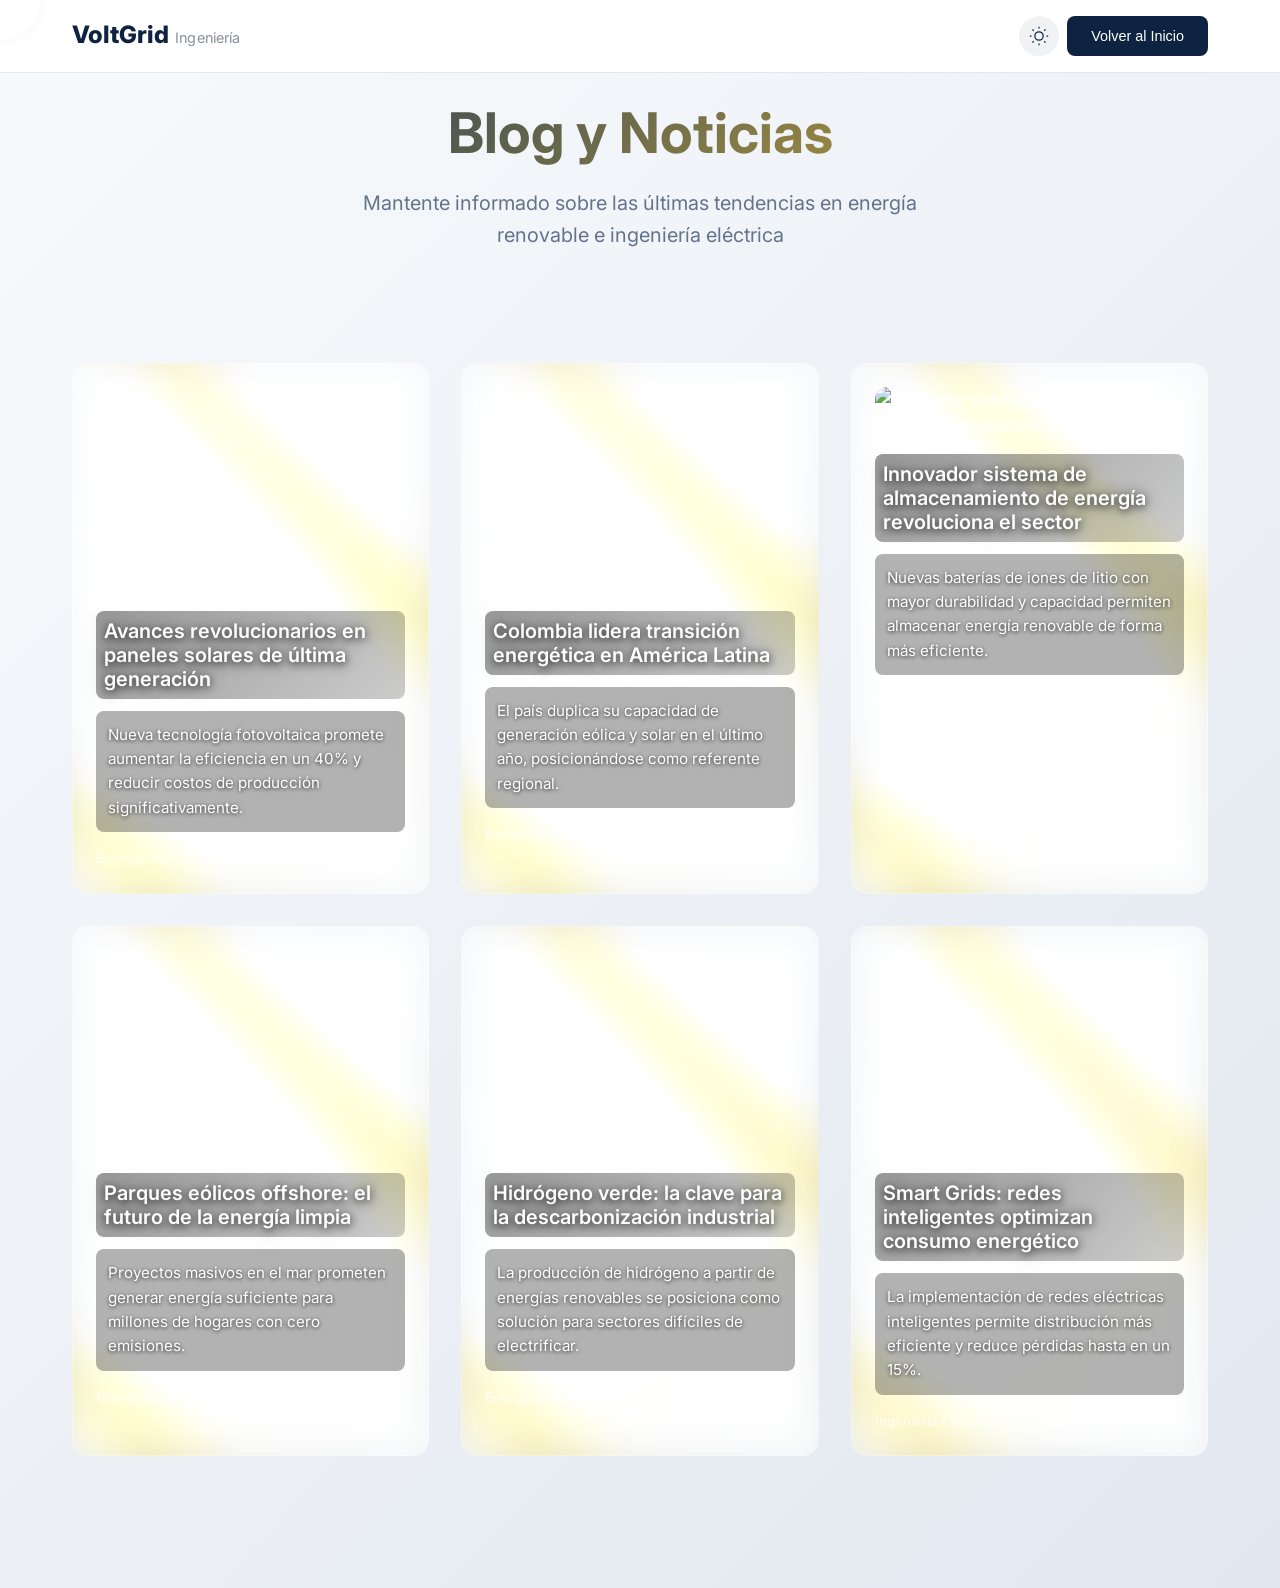
<file: blog.html>
<!DOCTYPE html>
<html lang="es">
<head>
    <meta charset="UTF-8">
    <meta name="viewport" content="width=device-width, initial-scale=1, viewport-fit=cover">
    <title>Blog y Noticias | VoltGrid Ingeniería</title>
    <meta name="description" content="Blog y noticias de VoltGrid Ingeniería. Mantente informado sobre las últimas tendencias en ingeniería eléctrica.">
    <link rel="icon" href="/favicon-32.png" sizes="32x32" type="image/png">
    <link rel="icon" href="/favicon.png" sizes="512x512" type="image/png">
    <link rel="shortcut icon" href="/favicon-32.png">
    <link rel="apple-touch-icon" href="/favicon.png">
    <link rel="stylesheet" href="styles.css">
    <link rel="preconnect" href="https://fonts.googleapis.com">
    <link rel="preconnect" href="https://fonts.gstatic.com" crossorigin>
    <link href="https://fonts.googleapis.com/css2?family=Inter:wght@300;400;500;600;700&display=swap" rel="stylesheet">

    <!-- Open Graph metadata -->
    <meta property="og:title" content="Blog y Noticias | VoltGrid Ingeniería">
    <meta property="og:description" content="Blog y noticias de VoltGrid Ingeniería. Mantente informado sobre las últimas tendencias en ingeniería eléctrica.">
    <meta property="og:type" content="website">
</head>
<body>

    <!-- Custom Cursor with Liquid Glass -->
    <div class="custom-cursor" id="custom-cursor">
        <glass-element
            id="cursor-glass"
            width="80"
            height="80"
            radius="40"
            depth="7"
            blur="1"
            strength="50"
            background-color="rgba(255,255,255,0.6)"
            chromatic-aberration="2"
            style="z-index: 9999; pointer-events: none;">
            <div class="cursor-inner">
                <div class="cursor-dot"></div>
            </div>
        </glass-element>
    </div>

    <!-- Navigation -->
    <nav class="navbar">
        <div class="nav-container">
            <div class="nav-brand">
                <h1 class="brand-name">VoltGrid</h1>
                <span class="brand-suffix">Ingeniería</span>
            </div>
            <div class="nav-actions">
                <button class="dark-toggle" id="dark-toggle" aria-label="Modo oscuro">
                    <svg class="dark-toggle__sun" viewBox="0 0 24 24" fill="none" stroke="currentColor" stroke-width="1.5">
                        <circle cx="12" cy="12" r="5"/>
                        <path d="M12 1v2M12 21v2M4.22 4.22l1.42 1.42M18.36 18.36l1.42 1.42M1 12h2M21 12h2M4.22 19.78l1.42-1.42M18.36 5.64l1.42-1.42"/>
                    </svg>
                    <svg class="dark-toggle__moon" viewBox="0 0 24 24" fill="none" stroke="currentColor" stroke-width="1.5">
                        <path d="M21 12.79A9 9 0 1111.21 3 7 7 0 0021 12.79z"/>
                    </svg>
                </button>
                <button class="nav-cta" onclick="goBack()">Volver al Inicio</button>
            </div>
        </div>
    </nav>
    <script>
        // Restore dark mode preference from main page
        if (localStorage.getItem('voltgrid-dark-mode') === 'true') {
            document.body.classList.add('dark-mode');
        }
        document.getElementById('dark-toggle').addEventListener('click', function() {
            document.body.classList.toggle('dark-mode');
            localStorage.setItem('voltgrid-dark-mode', document.body.classList.contains('dark-mode'));
        });
    </script>

    <!-- Blog y Noticias Section -->
    <section class="blog-news-section" id="blog-news">
        <!-- Fondo de energía renovable -->
        <div class="renewable-background">
            <div class="solar-panels-overlay"></div>
            <div class="wind-turbines-overlay"></div>
            <div class="green-fields-overlay"></div>
        </div>

        <div class="container">
            <div class="blog-news-header">
                <h2 class="blog-news-title">Blog y Noticias</h2>
                <p class="blog-news-subtitle">Mantente informado sobre las últimas tendencias en energía renovable e ingeniería eléctrica</p>
            </div>

            <!-- Contenedor de Noticias con Liquid Glass -->
            <div class="news-container" id="news-container">
                <!-- Las noticias se cargarán dinámicamente aquí -->
                <div class="loading-message">Cargando noticias...</div>
            </div>
        </div>
    </section>

    <!-- Glass Elements -->
    <div class="glass-element" id="ebooks-glass" auto-size="true" radius="20" depth="5" blur="1" strength="40" ca="2" bg="rgba(255,255,255,0.4)"></div>
    <div class="glass-element" id="cursor-glass" auto-size="true" radius="30" depth="5" blur="1" strength="40" ca="2" bg="rgba(255,255,255,0.6)"></div>

    <!-- Scripts -->
    <script src="displacement-utils.js"></script>
    <script src="glass-element.js"></script>
    
    <script>
        // Custom cursor with liquid glass effect
        const cursor = document.getElementById('custom-cursor');
        const cursorGlass = document.getElementById('cursor-glass');
        let mouseX = 0, mouseY = 0;
        let cursorX = 0, cursorY = 0;

        document.addEventListener('mousemove', (e) => {
            mouseX = e.clientX;
            mouseY = e.clientY;
        });

        function animateCursor() {
            const dx = mouseX - cursorX;
            const dy = mouseY - cursorY;
            
            cursorX += dx * 0.15; // Más rápido para cursor pequeño
            cursorY += dy * 0.15;
            
            cursor.style.left = cursorX + 'px';
            cursor.style.top = cursorY + 'px';
            
            requestAnimationFrame(animateCursor);
        }
        animateCursor();

        // Hide default cursor on this page
        document.body.style.cursor = 'none';

        // Add hover effects for interactive elements
        const interactiveElements = document.querySelectorAll('.news-card, .blog-news-title, .ebooks-zone-title, .ebook-title');
        
        interactiveElements.forEach(element => {
            element.addEventListener('mouseenter', () => {
                // Cambiar propiedades del glass-element en hover - efecto elegante
                if (cursorGlass) {
                    cursorGlass.setAttribute('strength', '70');
                    cursorGlass.setAttribute('blur', '3');
                    cursorGlass.setAttribute('depth', '12');
                    cursorGlass.style.transform = 'scale(1.4) rotate(5deg)';
                    // Cambiar punto central a color elegante blanco-azulado
                    const cursorDot = cursorGlass.querySelector('.cursor-dot');
                    if (cursorDot) {
                        cursorDot.style.background = 'rgba(230, 240, 255, 0.95)';
                        cursorDot.style.boxShadow = '0 0 25px rgba(150, 200, 255, 0.6), 0 0 40px rgba(230, 240, 255, 0.4)';
                    }
                }
            });
            
            element.addEventListener('mouseleave', () => {
                // Restaurar propiedades del glass-element
                if (cursorGlass) {
                    cursorGlass.setAttribute('strength', '50');
                    cursorGlass.setAttribute('blur', '1');
                    cursorGlass.setAttribute('depth', '7');
                    cursorGlass.style.transform = 'scale(1) rotate(0deg)';
                    // Restaurar punto central a blanco
                    const cursorDot = cursorGlass.querySelector('.cursor-dot');
                    if (cursorDot) {
                        cursorDot.style.background = 'rgba(255, 255, 255, 0.9)';
                        cursorDot.style.boxShadow = '0 0 16px rgba(255, 255, 255, 0.8)';
                    }
                }
            });
        });

        // Go back function
        function goBack() {
            window.location.href = '/';
        }

        // Initialize glass elements
        if (window.glassElement) {
            window.glassElement.init();
        }

        // Cargar noticias de energía renovable
        loadRenewableEnergyNews();

        async function loadRenewableEnergyNews() {
            const newsContainer = document.getElementById('news-container');
            
            try {
                // Usar una API gratuita de noticias sobre energía renovable
                const response = await fetch('https://newsapi.org/v2/everything?q=renewable%20energy%20OR%20solar%20panels%20OR%20wind%20energy%20OR%20green%20energy&language=es&sortBy=publishedAt&pageSize=12&apiKey=YOUR_API_KEY');
                
                if (!response.ok) {
                    throw new Error('Error al cargar noticias');
                }
                
                const data = await response.json();
                displayNews(data.articles);
                
            } catch (error) {
                console.log('Error cargando noticias API, usando datos de ejemplo:', error);
                // Usar datos de ejemplo si la API falla
                displayExampleNews();
            }
        }

        function displayNews(articles) {
            const newsContainer = document.getElementById('news-container');
            newsContainer.innerHTML = '';
            
            articles.forEach((article, index) => {
                if (article.title && article.description && article.urlToImage) {
                    const newsCard = createNewsCard(article, index);
                    newsContainer.appendChild(newsCard);
                }
            });
        }

        function createNewsCard(article, index) {
            const card = document.createElement('div');
            card.className = 'news-card';
            card.onclick = () => window.open(article.url, '_blank');
            
            const publishDate = new Date(article.publishedAt).toLocaleDateString('es-ES', {
                day: 'numeric',
                month: 'short',
                year: 'numeric'
            });
            
            card.innerHTML = `
                <div class="news-card-glass"></div>
                <div class="news-card-content">
                    <img src="${article.urlToImage}" alt="${article.title}" class="news-card-image" onerror="this.src='https://picsum.photos/seed/renewable${index}/400/200.jpg'">
                    <h3 class="news-card-title">${article.title}</h3>
                    <p class="news-card-description">${article.description}</p>
                    <div class="news-card-meta">
                        <span class="news-card-source">${article.source.name}</span>
                        <span class="news-card-date">${publishDate}</span>
                    </div>
                </div>
            `;
            
            return card;
        }

        function displayExampleNews() {
            const exampleArticles = [
                {
                    title: "Avances revolucionarios en paneles solares de última generación",
                    description: "Nueva tecnología fotovoltaica promete aumentar la eficiencia en un 40% y reducir costos de producción significativamente.",
                    urlToImage: "https://picsum.photos/seed/solar1/400/200.jpg",
                    source: { name: "Energía Hoy" },
                    publishedAt: new Date().toISOString(),
                    url: "#"
                },
                {
                    title: "Colombia lidera transición energética en América Latina",
                    description: "El país duplica su capacidad de generación eólica y solar en el último año, posicionándose como referente regional.",
                    urlToImage: "https://picsum.photos/seed/wind1/400/200.jpg",
                    source: { name: "Revista Energía" },
                    publishedAt: new Date(Date.now() - 86400000).toISOString(),
                    url: "#"
                },
                {
                    title: "Innovador sistema de almacenamiento de energía revoluciona el sector",
                    description: "Nuevas baterías de iones de litio con mayor durabilidad y capacidad permiten almacenar energía renovable de forma más eficiente.",
                    urlToImage: "https://picsum.photos/seed/battery1/400/200.jpg",
                    source: { name: "Tecnología Verde" },
                    publishedAt: new Date(Date.now() - 172800000).toISOString(),
                    url: "#"
                },
                {
                    title: "Parques eólicos offshore: el futuro de la energía limpia",
                    description: "Proyectos masivos en el mar prometen generar energía suficiente para millones de hogares con cero emisiones.",
                    urlToImage: "https://picsum.photos/seed/offshore1/400/200.jpg",
                    source: { name: "Mundo Solar" },
                    publishedAt: new Date(Date.now() - 259200000).toISOString(),
                    url: "#"
                },
                {
                    title: "Hidrógeno verde: la clave para la descarbonización industrial",
                    description: "La producción de hidrógeno a partir de energías renovables se posiciona como solución para sectores difíciles de electrificar.",
                    urlToImage: "https://picsum.photos/seed/hydrogen1/400/200.jpg",
                    source: { name: "Energía Sostenible" },
                    publishedAt: new Date(Date.now() - 345600000).toISOString(),
                    url: "#"
                },
                {
                    title: "Smart Grids: redes inteligentes optimizan consumo energético",
                    description: "La implementación de redes eléctricas inteligentes permite distribución más eficiente y reduce pérdidas hasta en un 15%.",
                    urlToImage: "https://picsum.photos/seed/smartgrid1/400/200.jpg",
                    source: { name: "Ingeniería Eléctrica" },
                    publishedAt: new Date(Date.now() - 432000000).toISOString(),
                    url: "#"
                }
            ];
            
            displayNews(exampleArticles);
        }
    </script>

</body>
</html>
</file>
<file: styles.css>
/* Reset and Base Styles */
* {
    margin: 0;
    padding: 0;
    box-sizing: border-box;
}

html {
    scroll-behavior: smooth;
}

body {
    font-family: 'Inter', -apple-system, BlinkMacSystemFont, 'Segoe UI', sans-serif;
    line-height: 1.6;
    color: #1a1a1a;
    background-color: #ffffff;
    font-size: 16px;
    -webkit-font-smoothing: antialiased;
    -moz-osx-font-smoothing: grayscale;
}

/* Container */
.container {
    max-width: 1200px;
    margin: 0 auto;
    padding: 0 2rem;
}

/* Brand Colors */
:root {
    --primary-blue: #0d2341;
    --secondary-blue: #1e3a5f;
    --accent-gold: #d4af37;
    --accent-gold-light: #f4e5c2;
    --text-primary: #1a1a1a;
    --text-secondary: #4a5568;
    --text-light: #718096;
    --background-light: #f8fafc;
    --border-light: #e2e8f0;
    --white: #ffffff;
}

/* Typography */
h1, h2, h3, h4 {
    font-weight: 600;
    line-height: 1.2;
    color: var(--text-primary);
}

.brand-name {
    color: var(--primary-blue);
    font-weight: 700;
}

.brand-suffix {
    color: var(--text-secondary);
    font-weight: 400;
    margin-left: 0.25rem;
}

/* Navigation */
.navbar {
    position: fixed;
    top: 0;
    left: 0;
    right: 0;
    background: rgba(255, 255, 255, 0.95);
    backdrop-filter: blur(10px);
    border-bottom: 1px solid var(--border-light);
    z-index: 1000;
    transition: all 0.3s ease;
}

.nav-container {
    max-width: 1200px;
    margin: 0 auto;
    padding: 1rem 2rem;
    display: flex;
    justify-content: space-between;
    align-items: center;
}

.nav-actions {
    display: flex;
    align-items: center;
    gap: 8px;
}

.nav-brand {
    display: flex;
    align-items: baseline;
    gap: 0.38em;
}
.nav-brand h1 {
    font-size: 1.5rem;
    font-weight: 800;
    margin: 0;
    line-height: 1;
}
.nav-brand .brand-suffix {
    font-size: 0.90rem;
    font-weight: 400;
    opacity: 0.65;
    letter-spacing: 0.01em;
    margin-left: 0;
}

.nav-cta {
    background: var(--primary-blue);
    color: var(--white);
    border: none;
    padding: 0.75rem 1.5rem;
    border-radius: 0.5rem;
    font-weight: 500;
    cursor: pointer;
    transition: all 0.3s ease;
    font-size: 0.9rem;
}

.nav-cta:hover {
    background: var(--secondary-blue);
    transform: translateY(-1px);
}

/* ══════════════════════════════════════════════════════
   Hero Section — Premium 3-Scene
   ══════════════════════════════════════════════════════ */
.hero {
    position: relative;
    min-height: 85vh;
    display: flex;
    align-items: center;
    background: linear-gradient(145deg, #060e1a 0%, #0d2341 40%, #152d4f 100%);
    overflow: hidden;
    padding: 6.5rem 0 3rem;
}

/* Technical grid overlay */
.hero__grid-overlay {
    position: absolute;
    inset: 0;
    background-image:
        linear-gradient(rgba(212,175,55,0.04) 1px, transparent 1px),
        linear-gradient(90deg, rgba(212,175,55,0.04) 1px, transparent 1px);
    background-size: 60px 60px;
    pointer-events: none;
    z-index: 0;
}

/* Ambient glow orbs */
.hero__glow {
    position: absolute;
    border-radius: 50%;
    filter: blur(100px);
    pointer-events: none;
    z-index: 0;
}
.hero__glow--1 {
    width: 500px; height: 500px;
    top: -10%; left: -5%;
    background: radial-gradient(circle, rgba(212,175,55,0.12), transparent 70%);
}
.hero__glow--2 {
    width: 400px; height: 400px;
    bottom: -15%; right: -5%;
    background: radial-gradient(circle, rgba(30,58,95,0.3), transparent 70%);
}

/* Container layout */
.hero__container {
    position: relative;
    z-index: 1;
    max-width: 1200px;
    margin: 0 auto;
    padding: 0 2.5rem;
    display: grid;
    grid-template-columns: 1fr 380px;
    gap: 4rem;
    align-items: center;
    width: 100%;
}

/* ── Left: Scene content ── */
.hero__left { position: relative; min-height: 320px; }

.hero__scene {
    position: absolute;
    top: 0; left: 0; right: 0;
    opacity: 0;
    transform: translateY(18px);
    transition: opacity 0.6s cubic-bezier(0.25,0.1,0.25,1),
                transform 0.6s cubic-bezier(0.25,0.1,0.25,1);
    pointer-events: none;
}
.hero__scene.active {
    opacity: 1;
    transform: translateY(0);
    pointer-events: auto;
    position: relative;
}

.hero__eyebrow {
    display: inline-block;
    font-size: 0.75rem;
    font-weight: 600;
    letter-spacing: 0.12em;
    text-transform: uppercase;
    color: var(--accent-gold);
    border: 1px solid rgba(212,175,55,0.3);
    background: rgba(212,175,55,0.08);
    padding: 0.35rem 1rem;
    border-radius: 999px;
    margin-bottom: 1.5rem;
}

.hero__heading {
    font-size: clamp(2.2rem, 4vw, 3.6rem);
    font-weight: 700;
    line-height: 1.1;
    color: #ffffff;
    letter-spacing: -0.02em;
    margin-bottom: 1.25rem;
}
.hero__heading em {
    font-style: normal;
    background: linear-gradient(135deg, var(--accent-gold), #e8c96d);
    -webkit-background-clip: text;
    -webkit-text-fill-color: transparent;
    background-clip: text;
}

.hero__desc {
    font-size: 1.05rem;
    line-height: 1.65;
    color: rgba(255,255,255,0.6);
    max-width: 480px;
    font-weight: 300;
}

/* CTA */
.hero__cta-row { margin-top: 2rem; }
.hero__cta {
    display: inline-flex;
    align-items: center;
    gap: 0.6rem;
    padding: 0.9rem 2rem;
    background: var(--accent-gold);
    color: var(--primary-blue);
    font-weight: 600;
    font-size: 0.95rem;
    border-radius: 8px;
    text-decoration: none;
    transition: transform 0.35s cubic-bezier(0.25,0.1,0.25,1),
                box-shadow 0.35s cubic-bezier(0.25,0.1,0.25,1);
}
.hero__cta:hover {
    transform: translateY(-2px);
    box-shadow: 0 12px 32px rgba(212,175,55,0.25);
}
.hero__cta svg { transition: transform 0.3s ease; }
.hero__cta:hover svg { transform: translateX(3px); }

/* Indicators */
.hero__indicators {
    display: flex;
    gap: 10px;
    margin-top: 2.5rem;
}
.hero__dot {
    width: 32px; height: 3px;
    border: none;
    border-radius: 2px;
    background: rgba(255,255,255,0.2);
    cursor: pointer;
    padding: 0;
    transition: background 0.4s ease, width 0.4s ease;
}
.hero__dot.active {
    width: 48px;
    background: var(--accent-gold);
}

/* ── Right: Glass metric card ── */
.hero__right {
    display: flex;
    justify-content: center;
    align-items: center;
}

.hero__card--glass {
    position: relative;
    width: 320px;
    background: rgba(255,255,255,0.05);
    backdrop-filter: blur(24px) saturate(1.4);
    -webkit-backdrop-filter: blur(24px) saturate(1.4);
    border: 1px solid rgba(255,255,255,0.1);
    border-radius: 24px;
    padding: 2.5rem 2rem 2rem;
    text-align: center;
    overflow: hidden;
    box-shadow:
        0 8px 32px rgba(0,0,0,0.25),
        inset 0 1px 0 rgba(255,255,255,0.08);
    transition: transform 0.5s cubic-bezier(0.25,0.1,0.25,1),
                box-shadow 0.5s cubic-bezier(0.25,0.1,0.25,1);
}
.hero__card--glass:hover {
    transform: translateY(-4px);
    box-shadow:
        0 16px 48px rgba(0,0,0,0.3),
        inset 0 1px 0 rgba(255,255,255,0.12);
}

/* Decorative floating dots */
.hero__card-deco {
    position: absolute;
    inset: 0;
    pointer-events: none;
    overflow: hidden;
}
.hero__card-deco span {
    position: absolute;
    width: 4px; height: 4px;
    border-radius: 50%;
    background: var(--accent-gold);
    opacity: 0.15;
}
.hero__card-deco span:nth-child(1) { top: 12%; left: 15%; opacity: 0.25; }
.hero__card-deco span:nth-child(2) { top: 25%; right: 12%; width: 3px; height: 3px; }
.hero__card-deco span:nth-child(3) { bottom: 30%; left: 10%; width: 5px; height: 5px; opacity: 0.1; }
.hero__card-deco span:nth-child(4) { bottom: 15%; right: 18%; }
.hero__card-deco span:nth-child(5) { top: 50%; left: 50%; width: 2px; height: 2px; opacity: 0.2; }

/* Icon */
.hero__card-icon {
    width: 52px; height: 52px;
    margin: 0 auto 1.5rem;
    background: rgba(212,175,55,0.1);
    border: 1px solid rgba(212,175,55,0.2);
    border-radius: 16px;
    display: flex;
    align-items: center;
    justify-content: center;
    transition: transform 0.4s ease, background 0.4s ease;
}
.hero__card--glass:hover .hero__card-icon {
    transform: scale(1.05);
    background: rgba(212,175,55,0.15);
}
.hero__card-icon svg {
    width: 26px; height: 26px;
    stroke: var(--accent-gold);
    transition: opacity 0.3s ease;
}

/* Metric number */
.hero__card-metric {
    font-size: 3.4rem;
    font-weight: 800;
    color: #ffffff;
    letter-spacing: -0.03em;
    line-height: 1;
    margin-bottom: 0.4rem;
    transition: opacity 0.3s ease, transform 0.3s ease;
}

/* Label */
.hero__card-label {
    font-size: 0.85rem;
    color: rgba(255,255,255,0.5);
    font-weight: 400;
    letter-spacing: 0.02em;
    margin-bottom: 1.5rem;
    transition: opacity 0.3s ease;
}

/* Progress bar */
.hero__card-bar {
    width: 100%;
    height: 4px;
    background: rgba(255,255,255,0.08);
    border-radius: 4px;
    overflow: hidden;
    margin-bottom: 1.25rem;
}
.hero__card-bar-fill {
    height: 100%;
    width: 100%;
    background: linear-gradient(90deg, var(--accent-gold), #e8c96d);
    border-radius: 4px;
    transition: width 0.8s cubic-bezier(0.25,0.1,0.25,1);
}

/* Badge */
.hero__card-badge {
    display: inline-flex;
    align-items: center;
    gap: 6px;
    font-size: 0.72rem;
    font-weight: 500;
    color: rgba(255,255,255,0.45);
    letter-spacing: 0.06em;
    text-transform: uppercase;
}
.hero__card-badge-dot {
    width: 6px; height: 6px;
    border-radius: 50%;
    background: #34d399;
    box-shadow: 0 0 8px rgba(52,211,153,0.4);
    animation: badgePulse 2s ease-in-out infinite;
}
@keyframes badgePulse {
    0%, 100% { opacity: 1; }
    50% { opacity: 0.5; }
}

/* ══════════════════════════════════════════════════════
   Phrase Banner — scroll-driven color morphing text
   ══════════════════════════════════════════════════════ */
.phrase-banner-strip {
    position: relative;
    width: 100%;
    padding: 3.5rem 0;
    background: #070b14;
    border-top: none;
    border-bottom: none;
    display: flex;
    justify-content: center;
    align-items: center;
    z-index: 10;
}

/* Starfield layer */
.phrase-banner-strip::before {
    content: '';
    position: absolute;
    inset: 0;
    background:
        radial-gradient(1px 1px at 10% 20%, rgba(255,255,255,0.8), transparent),
        radial-gradient(1px 1px at 25% 65%, rgba(255,255,255,0.6), transparent),
        radial-gradient(1.2px 1.2px at 40% 15%, rgba(255,255,255,0.9), transparent),
        radial-gradient(1px 1px at 55% 80%, rgba(255,255,255,0.5), transparent),
        radial-gradient(0.8px 0.8px at 70% 35%, rgba(255,255,255,0.7), transparent),
        radial-gradient(1px 1px at 85% 55%, rgba(255,255,255,0.6), transparent),
        radial-gradient(1.5px 1.5px at 15% 85%, rgba(255,255,255,0.4), transparent),
        radial-gradient(0.8px 0.8px at 90% 10%, rgba(255,255,255,0.8), transparent),
        radial-gradient(1px 1px at 50% 45%, rgba(255,255,255,0.5), transparent),
        radial-gradient(0.6px 0.6px at 35% 50%, rgba(255,255,255,0.7), transparent),
        radial-gradient(1px 1px at 65% 60%, rgba(255,255,255,0.4), transparent),
        radial-gradient(0.8px 0.8px at 80% 75%, rgba(255,255,255,0.6), transparent),
        radial-gradient(1.2px 1.2px at 5% 50%, rgba(255,255,255,0.5), transparent),
        radial-gradient(1px 1px at 45% 90%, rgba(255,255,255,0.3), transparent),
        radial-gradient(0.8px 0.8px at 20% 40%, rgba(255,255,255,0.6), transparent),
        radial-gradient(1px 1px at 75% 20%, rgba(255,255,255,0.7), transparent),
        radial-gradient(0.6px 0.6px at 60% 30%, rgba(255,255,255,0.5), transparent),
        radial-gradient(1px 1px at 95% 85%, rgba(255,255,255,0.4), transparent),
        radial-gradient(0.8px 0.8px at 30% 70%, rgba(255,255,255,0.6), transparent),
        radial-gradient(1.2px 1.2px at 55% 10%, rgba(255,255,255,0.5), transparent);
    pointer-events: none;
    z-index: 0;
}

/* Soft cloud layer at bottom */
.phrase-banner-strip::after {
    content: '';
    position: absolute;
    bottom: -20px;
    left: -5%;
    right: -5%;
    height: 60%;
    background:
        radial-gradient(ellipse 80% 40% at 20% 100%, rgba(30,40,70,0.4), transparent),
        radial-gradient(ellipse 60% 35% at 70% 100%, rgba(25,35,65,0.35), transparent),
        radial-gradient(ellipse 100% 50% at 50% 100%, rgba(20,30,60,0.3), transparent);
    pointer-events: none;
    z-index: 0;
}

.phrase-banner {
    display: flex;
    justify-content: center;
    align-items: center;
    will-change: transform;
    z-index: 90;
    pointer-events: none;
}

.phrase-banner__text {
    font-family: 'Georgia', 'Times New Roman', serif;
    font-size: clamp(1.4rem, 3.5vw, 2.2rem);
    font-weight: 700;
    letter-spacing: 0.28em;
    text-transform: uppercase;
    color: var(--pb-color, #d4af37);
    text-shadow: var(--pb-glow, 0 0 20px rgba(212,175,55,0.3));
    white-space: nowrap;
    text-align: center;
    line-height: 1.3;
    position: relative;
    z-index: 1;
    background: linear-gradient(180deg, #f0d060 0%, #d4af37 40%, #b8942e 70%, #a07828 100%);
    -webkit-background-clip: text;
    background-clip: text;
    -webkit-text-fill-color: transparent;
    filter: blur(var(--pb-blur, 3px));
    transform: scale(var(--pb-scale, 1.12));
    opacity: var(--pb-opacity, 0.6);
    transition: filter 0.6s cubic-bezier(0.22,1,0.36,1), transform 0.6s cubic-bezier(0.22,1,0.36,1), opacity 0.5s ease;
}
.phrase-banner__text.is-focused {
    --pb-blur: 0px;
    --pb-scale: 1;
    --pb-opacity: 1;
}

/* Video panel width animation */
.sticky-wrap {
    will-change: clip-path;
}

/* Buttons */
.btn {
    display: inline-flex;
    align-items: center;
    gap: 0.5rem;
    padding: 1rem 2rem;
    border-radius: 0.5rem;
    text-decoration: none;
    font-weight: 500;
    cursor: pointer;
    transition: all 0.3s ease;
    border: none;
    font-size: 1rem;
    position: relative;
    overflow: hidden;
}

.btn-primary {
    background: var(--primary-blue);
    color: var(--white);
}

.btn-primary:hover {
    background: var(--secondary-blue);
    transform: translateY(-2px);
    box-shadow: 0 10px 25px rgba(13, 35, 65, 0.2);
}

.btn-secondary {
    background: transparent;
    color: var(--primary-blue);
    border: 2px solid var(--primary-blue);
}

.btn-secondary:hover {
    background: var(--primary-blue);
    color: var(--white);
    transform: translateY(-2px);
}

.btn-large {
    padding: 1.25rem 2.5rem;
    font-size: 1.1rem;
}

/* Section Styles */
section {
    padding: 5rem 0;
}

.section-title {
    font-size: 2.5rem;
    text-align: center;
    margin-bottom: 3rem;
    color: var(--primary-blue);
    font-weight: 600;
}

/* Services Section */
.services {
    background: var(--white);
}

.services-grid {
    display: grid;
    grid-template-columns: repeat(auto-fit, minmax(300px, 1fr));
    gap: 2rem;
    margin-top: 3rem;
}

.service-card {
    background: var(--white);
    padding: 2.5rem;
    border-radius: 1rem;
    border: 1px solid var(--border-light);
    text-align: center;
    transition: all 0.3s ease;
    position: relative;
    overflow: hidden;
}

.service-card::before {
    content: '';
    position: absolute;
    top: 0;
    left: 0;
    right: 0;
    height: 3px;
    background: linear-gradient(90deg, var(--accent-gold), var(--primary-blue));
    transform: scaleX(0);
    transition: transform 0.3s ease;
}

.service-card:hover {
    transform: translateY(-5px);
    box-shadow: 0 20px 40px rgba(0, 0, 0, 0.1);
    border-color: var(--accent-gold);
}

.service-card:hover::before {
    transform: scaleX(1);
}

.service-icon {
    width: 60px;
    height: 60px;
    margin: 0 auto 1.5rem;
    background: var(--accent-gold-light);
    border-radius: 50%;
    display: flex;
    align-items: center;
    justify-content: center;
    color: var(--primary-blue);
}

.service-icon svg {
    width: 30px;
    height: 30px;
}

.service-title {
    font-size: 1.3rem;
    margin-bottom: 1rem;
    color: var(--primary-blue);
}

.service-description {
    color: var(--text-secondary);
    line-height: 1.6;
    font-weight: 400;
}

/* Approach Section — now handled by .approach--dark below */

/* About Section */
.about {
    background: var(--white);
}

.about-content {
    max-width: 800px;
    margin: 0 auto;
    text-align: center;
}

.about-text {
    font-size: 1.1rem;
    color: var(--text-secondary);
    line-height: 1.8;
    margin-bottom: 1.5rem;
    font-weight: 400;
}

/* Contact Section — layout handled by .contact-grid below */
.contact {
    background: #f8fafc;
}

.contact-subtitle {
    font-size: 1rem;
    color: #6b7280;
    margin-bottom: 32px;
    line-height: 1.6;
}

/* Footer — layout handled by .footer-grid below */


/* Responsive Design */
@media (max-width: 768px) {
    .container {
        padding: 0 1rem;
    }
    
    .nav-container {
        padding: 1rem;
    }
    
    /* ── Hero mobile ── */
    .hero {
        min-height: 65vh;
        padding: 5rem 0 2rem;
    }
    .hero__container {
        grid-template-columns: 1fr;
        gap: 2rem;
        padding: 0 1.25rem;
    }
    .hero__left { min-height: 240px; }
    .hero__heading { font-size: clamp(1.8rem, 7vw, 2.4rem); }
    .hero__desc { font-size: 0.95rem; }
    .hero__card--glass { width: 260px; padding: 2rem 1.5rem 1.5rem; }
    .hero__card-metric { font-size: 2.6rem; }
    .hero__glow--1 { width: 300px; height: 300px; }
    .hero__glow--2 { width: 250px; height: 250px; }

    .btn {
        width: 100%;
        max-width: 300px;
    }
    
    .section-title {
        font-size: 2rem;
    }
    
    .services-grid {
        grid-template-columns: 1fr;
        gap: 1.5rem;
    }
    
    .service-card {
        padding: 2rem;
    }
    
    .approach-grid {
        grid-template-columns: 1fr;
        gap: 1.5rem;
    }
    
    .about-text {
        font-size: 1rem;
    }
    
    .contact-content {
        grid-template-columns: 1fr;
        gap: 2rem;
    }
    
    .footer-content {
        flex-direction: column;
        gap: 2rem;
        text-align: center;
    }
    
    section {
        padding: 3rem 0;
    }
}

@media (max-width: 480px) {
    .hero-title {
        font-size: 2rem;
        gap: 0.18em;
    }
    
    .hero-title .brand-name {
        font-size: 2.5rem;
    }

    .hero-title .brand-suffix {
        font-size: 1.3rem;
    }
    
    .section-title {
        font-size: 1.75rem;
    }
    
    .service-card {
        padding: 1.5rem;
    }
    
    .contact-item {
        flex-direction: column;
        text-align: center;
        gap: 0.5rem;
    }
}

/* Animations */
@keyframes fadeInUp {
    from {
        opacity: 0;
        transform: translateY(30px);
    }
    to {
        opacity: 1;
        transform: translateY(0);
    }
}

.fade-in-up {
    animation: fadeInUp 0.6s ease-out;
}

/* Scroll animations */
.animate-on-scroll {
    opacity: 0;
    transform: translateY(30px);
    transition: opacity 0.6s ease-out, transform 0.6s ease-out;
}

/* ── Scroll canvas section ── */
.scroll-section {
    position: relative;
    height: 600vh;
}

.sticky-wrap {
    position: sticky;
    top: 0;
    height: 100vh;
    overflow: hidden;
}

#solar-canvas {
    display: block;
    width: 100%;
    height: 100vh;
}

#loader {
    position: absolute;
    left: 50%;
    bottom: 24px;
    transform: translateX(-50%);
    padding: 10px 18px;
    border-radius: 999px;
    background: rgba(255,255,255,0.9);
    color: #0d2341;
    font-size: 14px;
    font-weight: 500;
    pointer-events: none;
}

/* ── Shared eyebrow ── */
.section-eyebrow {
    display: flex;
    align-items: center;
    gap: 12px;
    margin-bottom: 68px;
}
.gold-bar {
    display: block;
    width: 40px;
    height: 2px;
    background: #c9a84c;
    flex-shrink: 0;
}
.eyebrow-text {
    font-size: 11px;
    font-weight: 600;
    letter-spacing: 0.2em;
    text-transform: uppercase;
    color: #c9a84c;
}
.section-title--white { color: #fff; }

/* ── Metrics ── */
.metrics {
    padding: 96px 0;
    background: #fff;
    border-top: 1px solid #f0f0f0;
}
@media (max-width: 768px) {
    .metrics {
        padding: 40px 0;
    }
}
.metrics-header {
    max-width: 640px;
    margin-bottom: 64px;
}
.metrics-subtitle {
    color: #6b7280;
    margin-top: 8px;
    line-height: 1.6;
}
.metrics-grid {
    display: grid;
    grid-template-columns: repeat(2, 1fr);
    gap: 1px;
    background: #e5e7eb;
}
@media (min-width: 768px) {
    .metrics-grid { grid-template-columns: repeat(4, 1fr); }
}
.metric-card {
    background: #fff;
    padding: 40px 32px;
    display: flex;
    flex-direction: column;
    justify-content: space-between;
    min-height: 200px;
}
.metric-card--dark {
    background: #0d2341;
}
.metric-icon {
    width: 36px;
    height: 36px;
    display: flex;
    align-items: center;
    justify-content: center;
    border-radius: 8px;
    background: rgba(13,35,65,0.05);
    color: #0d2341;
    margin-bottom: 24px;
}
.metric-icon svg { width: 20px; height: 20px; }
.metric-icon--gold {
    background: rgba(255,255,255,0.1);
    color: #c9a84c;
}
.metric-value {
    font-size: 48px;
    font-weight: 700;
    color: #0d2341;
    letter-spacing: -0.02em;
    line-height: 1;
    margin-bottom: 12px;
}
.metric-label {
    font-size: 13px;
    color: #6b7280;
    line-height: 1.5;
}
.metric-sectors-title {
    font-size: 16px;
    font-weight: 600;
    color: #fff;
    margin-bottom: 12px;
}
.metric-tags {
    display: flex;
    flex-wrap: wrap;
    gap: 6px;
}
.metric-tag {
    font-size: 11px;
    font-weight: 500;
    color: #c9a84c;
    border: 1px solid rgba(201,168,76,0.3);
    border-radius: 999px;
    padding: 2px 10px;
}

/* ── Sectors ── */
.sectors {
    padding: 96px 0;
    background: #f8fafc;
}
.sectors-header {
    margin-bottom: 64px;
}
.sectors-header-row {
    display: flex;
    flex-direction: column;
    gap: 12px;
}
@media (min-width: 768px) {
    .sectors-header-row {
        flex-direction: row;
        align-items: flex-end;
        justify-content: space-between;
    }
}
.sectors-subtitle {
    font-size: 14px;
    color: #6b7280;
    max-width: 320px;
    line-height: 1.6;
}
.sectors-grid {
    display: grid;
    gap: 24px;
}
@media (min-width: 768px) {
    .sectors-grid { grid-template-columns: repeat(3, 1fr); }
}
.sector-card {
    background: #fff;
    border: 1px solid #e5e7eb;
    border-radius: 8px;
    overflow: hidden;
    transition: box-shadow 0.3s, border-color 0.3s;
}
.sector-card:hover {
    box-shadow: 0 8px 40px rgba(13,35,65,0.08);
    border-color: #d1d5db;
}
.sector-stripe {
    height: 4px;
    background: linear-gradient(to right, rgba(13,35,65,0.2), rgba(201,168,76,0.6), transparent);
    transition: background 0.5s;
}
.sector-card:hover .sector-stripe {
    background: linear-gradient(to right, #0d2341, #c9a84c, transparent);
}
.sector-body { padding: 32px; }
.sector-meta {
    display: flex;
    align-items: center;
    justify-content: space-between;
    margin-bottom: 24px;
}
.sector-number {
    font-size: 11px;
    font-weight: 600;
    letter-spacing: 0.2em;
    color: #c9a84c;
}
.sector-icon {
    width: 40px;
    height: 40px;
    display: flex;
    align-items: center;
    justify-content: center;
    border-radius: 8px;
    background: rgba(13,35,65,0.05);
    color: #0d2341;
    transition: background 0.3s, color 0.3s;
}
.sector-card:hover .sector-icon {
    background: #0d2341;
    color: #fff;
}
.sector-icon svg { width: 24px; height: 24px; }
.sector-title {
    font-size: 17px;
    font-weight: 600;
    color: #0d2341;
    margin-bottom: 12px;
    line-height: 1.3;
}
.sector-desc {
    font-size: 13px;
    color: #6b7280;
    line-height: 1.6;
    margin-bottom: 24px;
}
.sector-tags {
    display: flex;
    flex-wrap: wrap;
    gap: 6px;
    padding-top: 16px;
    border-top: 1px solid #f0f0f0;
}
.sector-tag {
    font-size: 11px;
    font-weight: 500;
    color: rgba(13,35,65,0.6);
    background: rgba(13,35,65,0.05);
    border-radius: 999px;
    padding: 2px 10px;
}

/* ── Approach dark ── */
.approach--dark {
    background: #0d2341;
    padding: 96px 0;
}
.approach-header { margin-bottom: 64px; }
.approach-grid--2col {
    display: grid;
    gap: 1px;
    background: rgba(255,255,255,0.1);
}
@media (min-width: 768px) {
    .approach-grid--2col { grid-template-columns: repeat(2, 1fr); }
}
.approach-item--dark {
    background: #0d2341;
    padding: 40px;
    transition: background 0.2s;
}
.approach-item--dark:hover { background: rgba(13,35,65,0.6); }
.approach-item--dark .approach-number {
    font-size: 11px;
    font-weight: 600;
    letter-spacing: 0.2em;
    color: #c9a84c;
    display: block;
    margin-bottom: 16px;
}
.approach-item--dark .approach-title {
    font-size: 17px;
    font-weight: 600;
    color: #fff;
    margin-bottom: 12px;
    line-height: 1.3;
}
.approach-desc {
    font-size: 13px;
    color: #9ca3af;
    line-height: 1.6;
}

/* ── About 2-col ── */
.about-grid {
    display: grid;
    gap: 64px;
    align-items: center;
}
@media (min-width: 768px) {
    .about-grid { grid-template-columns: 1fr 1fr; gap: 96px; }
}
.about-texts { margin-bottom: 32px; }
.about-texts .about-text + .about-text { margin-top: 16px; }
.about-location-row {
    display: flex;
    align-items: center;
    gap: 10px;
    padding-top: 32px;
    border-top: 1px solid #f0f0f0;
    margin-top: 32px;
}
.about-dot {
    width: 8px;
    height: 8px;
    border-radius: 50%;
    background: #c9a84c;
    flex-shrink: 0;
}
.about-location-text { font-size: 13px; color: #9ca3af; }
.about-card {
    background: #0d2341;
    border-radius: 8px;
    padding: 40px;
}
.about-card-label {
    font-size: 11px;
    font-weight: 600;
    letter-spacing: 0.2em;
    text-transform: uppercase;
    color: #c9a84c;
    margin-bottom: 20px;
}
.about-quote {
    font-size: 20px;
    font-weight: 300;
    color: #fff;
    line-height: 1.5;
    border: none;
    padding: 0;
    margin: 0 0 32px;
}
.about-stats-grid {
    display: grid;
    grid-template-columns: 1fr 1fr;
    gap: 24px;
    padding-top: 32px;
    border-top: 1px solid rgba(255,255,255,0.1);
}
.about-stat-value {
    font-size: 17px;
    font-weight: 600;
    color: #fff;
}
.about-stat-label {
    font-size: 11px;
    color: #9ca3af;
    margin-top: 2px;
}

/* ── FAQ ── */
.faq {
    padding: 96px 0;
    background: #fff;
    border-top: 1px solid #f0f0f0;
}
.faq-grid {
    display: grid;
    gap: 64px;
}
@media (min-width: 768px) {
    .faq-grid { grid-template-columns: 1fr 1fr; gap: 96px; }
}
.faq-intro {
    color: #6b7280;
    line-height: 1.6;
    margin-bottom: 32px;
}
.faq-cta-box {
    background: #f8fafc;
    border: 1px solid #e5e7eb;
    border-radius: 8px;
    padding: 24px;
}
.faq-cta-label {
    font-size: 11px;
    font-weight: 600;
    letter-spacing: 0.15em;
    text-transform: uppercase;
    color: #c9a84c;
    margin-bottom: 8px;
}
.faq-cta-text {
    font-size: 13px;
    color: #6b7280;
    line-height: 1.6;
    margin-bottom: 16px;
}
.faq-item {
    border-bottom: 1px solid #f0f0f0;
}
.faq-item:last-child { border-bottom: none; }
.faq-question {
    width: 100%;
    display: flex;
    align-items: center;
    justify-content: space-between;
    gap: 24px;
    padding: 24px 0;
    background: none;
    border: none;
    cursor: pointer;
    text-align: left;
    font-family: inherit;
}
.faq-question span:first-child {
    font-size: 15px;
    font-weight: 500;
    color: #374151;
    line-height: 1.4;
}
.faq-question:hover span:first-child { color: #0d2341; }
.faq-item--open .faq-question span:first-child { color: #0d2341; }
.faq-icon {
    width: 28px;
    height: 28px;
    border-radius: 50%;
    border: 1px solid #e5e7eb;
    display: flex;
    align-items: center;
    justify-content: center;
    font-size: 18px;
    color: #9ca3af;
    flex-shrink: 0;
    line-height: 1;
    transition: all 0.3s;
}
.faq-item--open .faq-icon {
    background: #0d2341;
    border-color: #0d2341;
    color: #fff;
    transform: rotate(45deg);
}
.faq-answer {
    overflow: hidden;
}
.faq-answer p {
    padding-bottom: 24px;
    font-size: 13px;
    color: #6b7280;
    line-height: 1.6;
    padding-right: 48px;
}

/* ── Contact 2-col ── */
.contact-grid {
    display: grid;
    gap: 64px;
}
@media (min-width: 768px) {
    .contact-grid { grid-template-columns: 1fr 1fr; gap: 96px; }
}
.contact-items { margin-top: 40px; display: flex; flex-direction: column; gap: 24px; }
.contact-item {
    display: flex;
    align-items: center;
    gap: 16px;
    text-decoration: none;
}
.contact-item .contact-icon {
    width: 44px;
    height: 44px;
    display: flex;
    align-items: center;
    justify-content: center;
    border-radius: 8px;
    background: rgba(13,35,65,0.05);
    color: #0d2341;
    transition: background 0.2s, color 0.2s;
    flex-shrink: 0;
}
.contact-item .contact-icon svg { width: 20px; height: 20px; }
.contact-item:hover .contact-icon { background: #0d2341; color: #fff; }
.contact-label { font-size: 11px; color: #9ca3af; margin-bottom: 2px; }
.contact-value { font-size: 14px; font-weight: 500; color: #0d2341; }
.contact-right { display: flex; align-items: center; }
.contact-card {
    background: #fff;
    border: 1px solid #e5e7eb;
    border-radius: 8px;
    padding: 40px;
    box-shadow: 0 4px 32px rgba(13,35,65,0.06);
    width: 100%;
}
.contact-card-label {
    font-size: 11px;
    font-weight: 600;
    letter-spacing: 0.2em;
    text-transform: uppercase;
    color: #c9a84c;
    margin-bottom: 8px;
}
.contact-card-title {
    font-size: 20px;
    font-weight: 600;
    color: #0d2341;
    margin-bottom: 12px;
}
.contact-card-text {
    font-size: 13px;
    color: #6b7280;
    line-height: 1.6;
    margin-bottom: 32px;
}
.contact-card-footer {
    display: flex;
    align-items: center;
    gap: 8px;
    margin-top: 24px;
    padding-top: 24px;
    border-top: 1px solid #f0f0f0;
}
.contact-dot-green {
    width: 6px;
    height: 6px;
    border-radius: 50%;
    background: #4ade80;
    flex-shrink: 0;
}
.contact-available { font-size: 12px; color: #9ca3af; }

/* ── Footer 3-col ── */
.footer {
    background: #0a1929;
    color: #fff;
    padding-top: 0;
}
.footer .container { padding-top: 48px; padding-bottom: 0; }
.footer-grid {
    display: grid;
    gap: 40px;
    margin-bottom: 48px;
}
@media (min-width: 768px) {
    .footer-grid { grid-template-columns: 1fr 1fr 1fr; }
}
.footer-brand-name {
    display: flex;
    align-items: baseline;
    gap: 6px;
    margin-bottom: 12px;
}
.footer-brand-main { font-size: 18px; font-weight: 700; color: #fff; }
.footer-brand-sub { font-size: 15px; font-weight: 300; color: #c9a84c; }
.footer-dot { width: 6px; height: 6px; border-radius: 50%; background: #c9a84c; }
.footer-tagline { font-size: 13px; color: #9ca3af; line-height: 1.6; max-width: 240px; }
.footer-location { font-size: 12px; color: #6b7280; margin-top: 12px; }
.footer-col-title {
    font-size: 11px;
    font-weight: 600;
    letter-spacing: 0.15em;
    text-transform: uppercase;
    color: #9ca3af;
    margin-bottom: 16px;
}
.footer-list { list-style: none; padding: 0; margin: 0; display: flex; flex-direction: column; gap: 10px; }
.footer-link { font-size: 13px; color: #9ca3af; text-decoration: none; transition: color 0.15s; }
.footer-link:hover { color: #fff; }
.footer-link--green { color: #25d366; }
.footer-link--green:hover { color: #1ebe5d; }
.footer-bottom {
    border-top: 1px solid rgba(255,255,255,0.08);
    padding: 24px 0;
    display: flex;
    flex-direction: column;
    gap: 8px;
}
@media (min-width: 640px) {
    .footer-bottom { flex-direction: row; align-items: center; justify-content: space-between; }
}
.footer-bottom p { font-size: 12px; color: #6b7280; }
.footer-bottom-sub { font-size: 12px; color: #4b5563; }

/* ── Buttons shared ── */
.btn-whatsapp {
    display: inline-flex;
    align-items: center;
    gap: 8px;
    background: #25d366;
    color: #fff;
    padding: 10px 20px;
    border-radius: 6px;
    font-size: 14px;
    font-weight: 500;
    text-decoration: none;
    transition: background 0.2s;
    cursor: pointer;
    border: none;
}
.btn-whatsapp:hover { background: #1ebe5d; }
.btn-block { width: 100%; justify-content: center; padding: 16px 20px; font-size: 15px; }

/* ── Wallpaper Banner ── */
.wallpaper-banner {
    width: 100%;
    overflow: hidden;
    line-height: 0;
    clip-path: inset(0 7% 0 7% round 16px);
    transition: clip-path 0.8s ease-out;
}
.wallpaper-banner__img {
    width: 100%;
    height: 420px;
    object-fit: cover;
    object-position: center;
    display: block;
}
@media (max-width: 768px) {
    .wallpaper-banner__img {
        height: 240px;
    }
}

/* ── FAQ Consult Button — Liquid Glass ── */
.faq-consult-btn {
  --mx: 50%;
  --my: 50%;
  position: relative;
  overflow: hidden;
  isolation: isolate;
  display: inline-flex;
  align-items: center;
  justify-content: center;
  gap: 10px;
  min-height: 52px;
  padding: 14px 28px;
  border-radius: 999px;
  border: 1px solid rgba(255, 255, 255, 0.26);
  background: rgba(255, 255, 255, 0.12);
  backdrop-filter: blur(18px) saturate(175%) contrast(110%);
  -webkit-backdrop-filter: blur(18px) saturate(175%) contrast(110%);
  box-shadow:
    0 12px 34px rgba(15, 45, 92, 0.14),
    inset 0 1px 0   rgba(255, 255, 255, 0.48),
    inset 0 -8px 18px rgba(255, 255, 255, 0.06),
    inset 0 10px 20px rgba(255, 255, 255, 0.10);
  color: #0f2d5c;
  font-size: 15px;
  font-weight: 700;
  font-family: inherit;
  cursor: pointer;
  transition:
    transform 0.35s cubic-bezier(0.22, 1, 0.36, 1),
    box-shadow 0.35s cubic-bezier(0.22, 1, 0.36, 1),
    background 0.35s cubic-bezier(0.22, 1, 0.36, 1);
}
.faq-consult-btn::before {
  content: "";
  position: absolute;
  inset: 0;
  border-radius: inherit;
  pointer-events: none;
  background:
    radial-gradient(circle at 28% 22%, rgba(255,255,255,0.42), transparent 28%),
    linear-gradient(
      180deg,
      rgba(255,255,255,0.24)  0%,
      rgba(255,255,255,0.08) 18%,
      rgba(255,255,255,0.02) 48%,
      transparent 68%
    );
  opacity: 0.95;
}
.faq-consult-btn::after {
  content: "";
  position: absolute;
  inset: 0;
  border-radius: inherit;
  pointer-events: none;
  box-shadow:
    inset 0  1px 1px rgba(255, 255, 255, 0.62),
    inset 0 -1px 1px rgba(255, 255, 255, 0.08),
    inset 0  0   0 1px rgba(255, 255, 255, 0.08);
}
/* cursor-tracked glow layer */
.faq-consult-btn__glow {
  position: absolute;
  inset: 0;
  border-radius: inherit;
  pointer-events: none;
  background: radial-gradient(
    180px circle at var(--mx) var(--my),
    rgba(255, 255, 255, 0.34),
    transparent 45%
  );
  opacity: 0;
  transition: opacity 0.25s ease;
}
.faq-consult-btn:hover {
  transform: translateY(-4px) scale(1.02);
  box-shadow:
    0 18px 44px rgba(15, 45, 92, 0.18),
    inset 0 1px 0   rgba(255, 255, 255, 0.56),
    inset 0 -8px 18px rgba(255, 255, 255, 0.08),
    inset 0 10px 22px rgba(255, 255, 255, 0.14);
}
.faq-consult-btn:hover .faq-consult-btn__glow { opacity: 1; }
.faq-consult-btn:active { transform: scale(0.97); }
@media (max-width: 768px) {
  .faq-consult-btn:hover {
    transform: none;
    box-shadow:
      0 12px 34px rgba(15, 45, 92, 0.14),
      inset 0 1px 0   rgba(255, 255, 255, 0.52),
      inset 0 -8px 18px rgba(255, 255, 255, 0.06),
      inset 0 10px 20px rgba(255, 255, 255, 0.10);
  }
  .faq-consult-btn .faq-consult-btn__glow { display: none; }
}

/* Scroll Down */

.scroll-section {
  position: relative;
  height: 600vh;
}

.sticky-wrap {
  position: sticky;
  top: 0;
  height: 100vh;
  overflow: hidden;
}

canvas {
  width: 100%;
  height: 100vh;
  display: block;
}

@media (max-width: 768px) {
  /* Mobile: shorter scroll distance keeps the Apple-style effect */
  .scroll-section {
    height: 150vh !important;
    background: #0d2341;
    margin: 0 !important;
    padding: 0 !important;
  }

  .scroll-section .sticky-wrap,
  .scroll-section .scroll-stage {
    position: sticky !important;
    top: 0 !important;
    height: 100vh !important;
    height: 100dvh !important;
    overflow: hidden;
    background: #0d2341;
    margin: 0 !important;
    padding: 0 !important;
  }

  /* Canvas ocupa toda la pantalla */
  #solar-canvas {
    display: block !important;
    width: 100% !important;
    height: 100vh !important;
    height: 100dvh !important;
    margin: 0 !important;
    padding: 0 !important;
  }

  /* Video stays hidden (source for canvas) */
  #solar-video {
    display: none !important;
  }

  /* Loader shown by JS during buffering */
  #loader {
    display: block !important;
  }
}

#loader {
  display: none;
}


.animate-on-scroll.animated {
    opacity: 1;
    transform: translateY(0);
}

/* ── Dynamic Island float effect ── */
.service-card,
.metric-card,
.sector-card,
.about-card,
.contact-card,
.faq-cta-box {
  position: relative;
  transition:
    transform 0.35s cubic-bezier(0.22, 1, 0.36, 1),
    box-shadow 0.35s cubic-bezier(0.22, 1, 0.36, 1),
    filter 0.35s cubic-bezier(0.22, 1, 0.36, 1);
  will-change: transform;
  transform: translateY(0) scale(1);
}

.service-card::after,
.metric-card::after,
.sector-card::after,
.about-card::after,
.contact-card::after,
.faq-cta-box::after {
  content: "";
  position: absolute;
  inset: 0;
  border-radius: inherit;
  pointer-events: none;
  opacity: 0;
  transition: opacity 0.35s ease;
  background: radial-gradient(
    circle at top center,
    rgba(255, 255, 255, 0.18),
    transparent 55%
  );
}

.service-card:hover,
.metric-card:hover,
.sector-card:hover,
.about-card:hover,
.contact-card:hover,
.faq-cta-box:hover {
  transform: translateY(-10px) scale(1.02);
  box-shadow:
    0 20px 40px rgba(0, 0, 0, 0.14),
    0 8px 20px rgba(0, 0, 0, 0.08);
  filter: saturate(1.02);
}

.service-card:hover::after,
.metric-card:hover::after,
.sector-card:hover::after,
.about-card:hover::after,
.contact-card:hover::after,
.faq-cta-box:hover::after,
.service-card.is-active::after,
.metric-card.is-active::after,
.sector-card.is-active::after,
.about-card.is-active::after,
.contact-card.is-active::after,
.faq-cta-box.is-active::after {
  opacity: 1;
}

.service-card:active,
.metric-card:active,
.sector-card:active,
.about-card:active,
.contact-card:active,
.faq-cta-box:active,
.service-card.is-active,
.metric-card.is-active,
.sector-card.is-active,
.about-card.is-active,
.contact-card.is-active,
.faq-cta-box.is-active {
  transform: translateY(-8px) scale(1.015);
  box-shadow:
    0 24px 50px rgba(0, 0, 0, 0.18),
    0 10px 24px rgba(0, 0, 0, 0.10);
}

@media (max-width: 768px) {
  .service-card:hover,
  .metric-card:hover,
  .sector-card:hover,
  .about-card:hover,
  .contact-card:hover,
  .faq-cta-box:hover {
    transform: none;
    box-shadow: inherit;
    filter: none;
  }
}

/* Focus states for accessibility */
.btn:focus,
.nav-cta:focus {
    outline: 2px solid var(--accent-gold);
    outline-offset: 2px;
}

/* ── Floating Chat Widget ── */
.chat-widget {
  position: fixed;
  bottom: 24px;
  right: 24px;
  z-index: 9999;
  display: flex;
  flex-direction: column;
  align-items: flex-end;
  gap: 12px;
}

/* ── Chat Lead Form ── */
.chat-lead-form {
  position: relative;
  z-index: 3;
  flex: 1;
  overflow-y: auto;
  padding: 22px 18px 20px;
  display: flex;
  flex-direction: column;
  background: rgba(255, 255, 255, 0.03);
}
.chat-lead-title {
  font-size: 17px;
  font-weight: 700;
  color: #0f2d5c;
  margin: 0 0 6px;
}
.chat-lead-subtitle {
  font-size: 13px;
  color: rgba(15, 45, 92, 0.60);
  margin: 0 0 20px;
  line-height: 1.55;
}
.chat-lead-field {
  margin-bottom: 13px;
}
.chat-lead-label {
  display: block;
  font-size: 11px;
  font-weight: 600;
  color: rgba(15, 45, 92, 0.55);
  margin-bottom: 5px;
  letter-spacing: 0.04em;
  text-transform: uppercase;
}
.chat-lead-input {
  width: 100%;
  border: 1px solid rgba(15, 45, 92, 0.16);
  border-radius: 12px;
  padding: 10px 14px;
  font-size: 13.5px;
  font-family: inherit;
  color: #183153;
  background: rgba(255, 255, 255, 0.55);
  box-shadow: inset 0 1px 0 rgba(255,255,255,0.55);
  outline: none;
  box-sizing: border-box;
  transition: border-color 0.2s, background 0.2s, box-shadow 0.2s;
}
.chat-lead-input::placeholder { color: rgba(24, 49, 83, 0.40); }
.chat-lead-input:focus {
  border-color: rgba(15, 45, 92, 0.40);
  background: rgba(255, 255, 255, 0.75);
  box-shadow: inset 0 1px 0 rgba(255,255,255,0.55), 0 0 0 2.5px rgba(15,45,92,0.12);
}
.chat-lead-error {
  font-size: 12px;
  color: rgba(252, 129, 129, 0.92);
  min-height: 18px;
  margin: 0 0 10px;
  text-shadow: 0 1px 2px rgba(0,0,0,0.25);
}
.chat-lead-submit {
  width: 100%;
  padding: 12px;
  border-radius: 999px;
  border: 1px solid rgba(255, 255, 255, 0.28);
  background: rgba(15, 45, 92, 0.82);
  font-size: 14px;
  font-weight: 700;
  font-family: inherit;
  color: rgba(255, 255, 255, 0.96);
  cursor: pointer;
  box-shadow:
    inset 0 1px 0 rgba(255, 255, 255, 0.28),
    0 4px 14px rgba(15, 45, 92, 0.22);
  transition: background 0.2s, box-shadow 0.2s, transform 0.15s;
  margin-top: auto;
}
.chat-lead-submit:hover {
  background: rgba(15, 45, 92, 0.96);
  box-shadow: inset 0 1px 0 rgba(255,255,255,0.38), 0 6px 20px rgba(15,45,92,0.30);
}
.chat-lead-submit:active { transform: scale(0.97); }

/* ── Liquid Glass Bubble ── */
.chat-bubble.liquid-glass {
  position: relative;
  width: 68px;
  height: 68px;
  border-radius: 999px;
  padding: 0;
  isolation: isolate;
  overflow: hidden;
  cursor: pointer;
  flex-shrink: 0;
  background: transparent;

  /* outer depth + rim light */
  border: 1px solid rgba(255, 255, 255, 0.30);
  box-shadow:
    0 14px 40px rgba(0, 0, 0, 0.30),
    0 4px  12px rgba(0, 0, 0, 0.18),
    inset 0  1px 0   rgba(255, 255, 255, 0.55),
    inset 0 -1px 0   rgba(255, 255, 255, 0.10),
    inset 0  0  30px rgba(255, 255, 255, 0.06);

  transform: translateZ(0);
  will-change: transform, box-shadow;
  transition:
    transform 0.38s cubic-bezier(0.22, 1, 0.36, 1),
    box-shadow 0.38s cubic-bezier(0.22, 1, 0.36, 1);
  /* iPhone Safari: removes 300ms tap delay and grey flash */
  touch-action: manipulation;
  -webkit-tap-highlight-color: transparent;
  /* Safari: forces backdrop-filter + compositing layer to clip to circle shape */
  -webkit-mask-image: -webkit-radial-gradient(circle, white 100%, black 100%);
  mask-image: radial-gradient(circle, white 100%, black 100%);
}

/* Layer 0 — isolated backdrop blur (no filter here, avoids Safari conflict) */
.liquid-glass__backdrop {
  position: absolute;
  inset: 0;
  border-radius: inherit;
  z-index: 0;
  background: rgba(10, 26, 54, 0.48);
  -webkit-backdrop-filter: blur(18px) saturate(180%) contrast(115%);
  backdrop-filter: blur(18px) saturate(180%) contrast(115%);
}

/* Layer 1 — edge-lighting gradient (::before) */
.liquid-glass::before {
  content: "";
  position: absolute;
  inset: 1px;
  border-radius: inherit;
  pointer-events: none;
  z-index: 1;
  background: linear-gradient(
    138deg,
    rgba(255,255,255,0.44) 0%,
    rgba(255,255,255,0.09) 38%,
    rgba(255,255,255,0.01) 60%,
    rgba(0,0,0,0.12) 100%
  );
  -webkit-mask-image: radial-gradient(circle at center, black 60%, transparent 100%);
  mask-image: radial-gradient(circle at center, black 60%, transparent 100%);
  opacity: 0.52;
}

/* Layer 2 — inset specular ring (::after) */
.liquid-glass::after {
  content: "";
  position: absolute;
  inset: 0;
  border-radius: inherit;
  pointer-events: none;
  z-index: 2;
  box-shadow:
    inset 0  1px 2px rgba(255,255,255,0.72),
    inset 0 -1px 1px rgba(255,255,255,0.14),
    inset 0  0   0 1px rgba(255,255,255,0.16);
}

/* Layer 3 — refracted surface with SVG liquid displacement */
/* Applied ONLY to this gradient layer — icon above stays sharp */
.liquid-glass__surface {
  position: absolute;
  inset: 0; /* Safari: inset:-6px bleeds through overflow:hidden with SVG filter */
  clip-path: inset(0 round 999px); /* force-clip Safari filter output to circle */
  border-radius: inherit;
  z-index: 3;
  pointer-events: none;
  background:
    radial-gradient(circle at 26% 22%, rgba(255,255,255,0.62), transparent 32%),
    radial-gradient(circle at 72% 78%, rgba(255,255,255,0.14), transparent 38%),
    radial-gradient(circle at 55% 50%, rgba(255,255,255,0.04), transparent 55%),
    linear-gradient(
      to bottom,
      rgba(255,255,255,0.28) 0%,
      rgba(255,255,255,0.10) 32%,
      rgba(255,255,255,0.02) 60%,
      rgba(0,0,0,0.10) 100%
    );
  mix-blend-mode: screen;
  /* SVG liquid distortion — only on this layer */
  filter: url(#liquid-distortion);
}

/* Layer 4 — top glossy highlight cap (no distortion, clean) */
.liquid-glass__highlight {
  position: absolute;
  inset: 0;
  border-radius: inherit;
  pointer-events: none;
  z-index: 4;
  background:
    radial-gradient(ellipse 70% 38% at 50% 5%, rgba(255,255,255,0.80), transparent 68%),
    linear-gradient(
      180deg,
      rgba(255,255,255,0.48)  0%,
      rgba(255,255,255,0.18) 20%,
      rgba(255,255,255,0.03) 42%,
      transparent 65%
    );
  opacity: 0.92;
}

/* Layer 5 — icon, always sharp above everything */
.liquid-glass__icon {
  position: absolute;
  inset: 0;
  z-index: 5;
  display: grid;
  place-items: center;
  color: rgba(255, 255, 255, 0.96);
  filter: drop-shadow(0 1px 2px rgba(0,0,0,0.40)) drop-shadow(0 0 8px rgba(255,255,255,0.18));
}

/* hover */
.liquid-glass:hover {
  transform: translateY(-5px) scale(1.04);
  box-shadow:
    0 24px 56px rgba(0,0,0,0.34),
    0 6px  16px rgba(0,0,0,0.20),
    inset 0  1px 0   rgba(255,255,255,0.65),
    inset 0 -1px 0   rgba(255,255,255,0.14),
    inset 0  0  36px rgba(255,255,255,0.08);
}

/* press */
.liquid-glass:active { transform: scale(0.95); }

.chat-bubble-icon {
  width: 26px;
  height: 26px;
  display: block;
  transition: opacity 0.18s, transform 0.18s;
}
.chat-bubble-icon--close { display: none; }
.chat-widget--open .chat-bubble-icon--open { display: none; }
.chat-widget--open .chat-bubble-icon--close { display: block; }

@media (max-width: 768px) {
  .chat-bubble.liquid-glass {
    width: 60px;
    height: 60px;
  }
  .liquid-glass__backdrop {
    -webkit-backdrop-filter: blur(14px) saturate(170%) contrast(110%);
    backdrop-filter: blur(14px) saturate(170%) contrast(110%);
  }
  .chat-bubble-icon { width: 22px; height: 22px; }
}

/* ── glass-element chat bubble host ── */
#chat-bubble-glass {
  display: block;
  width: 68px;
  height: 68px;
  cursor: pointer;
  flex-shrink: 0;
  overflow: hidden;
  transform: translateZ(0);
  will-change: transform;
  touch-action: manipulation;
  -webkit-tap-highlight-color: transparent;
  transition: transform 0.38s cubic-bezier(0.22, 1, 0.36, 1);
}
#chat-bubble-glass:hover { transform: translateY(-4px) scale(1.04); }
#chat-bubble-glass:active { transform: scale(0.95); }

/* Inner button — transparent; glass-element provides background + backdrop */
.chat-bubble {
  display: flex;
  align-items: center;
  justify-content: center;
  width: 68px;
  height: 68px;
  border-radius: 999px;
  padding: 0;
  border: none;
  background: transparent;
  box-shadow: none;
  cursor: pointer;
  touch-action: manipulation;
  -webkit-tap-highlight-color: transparent;
}
@media (max-width: 768px) {
  .chat-bubble { width: 60px; height: 60px; }
}

/* ── Liquid Glass Panel ── */
/* Animation wrapper — glass effect applied directly here */
.chat-panel-wrap {
  display: none; /* fully removed from layout when closed — fixes iOS touch-event bug */
  flex-shrink: 0;
  background: rgba(255, 255, 255, 0.4);
  -webkit-backdrop-filter: blur(20px) brightness(1.12) saturate(1.9);
  backdrop-filter: blur(20px) brightness(1.12) saturate(1.9);
  border: 1px solid rgba(255, 255, 255, 0.55);
  box-shadow:
    0 20px 60px rgba(15, 45, 92, 0.14),
    0 6px 20px rgba(15, 45, 92, 0.08),
    inset 0 1px 0 rgba(255, 255, 255, 0.70);
  border-radius: 32px;
  -webkit-transform-origin: bottom right;
  transform-origin: bottom right;
  opacity: 0;
  pointer-events: none;
  will-change: transform, opacity;
}

/* Visual shell — glass from .chat-panel-wrap shows through */
.chat-panel {
  position: relative;
  width: 360px;
  max-height: 540px;
  border-radius: 32px;
  overflow: hidden;
  isolation: isolate;
  display: flex;
  flex-direction: column;
  flex-shrink: 0;

  background: transparent;
  border: none;
  box-shadow: none;
}

/* glossy top highlight cap */
.chat-panel::before {
  content: "";
  position: absolute;
  inset: 0;
  pointer-events: none;
  z-index: 10;
  border-radius: inherit;
  background:
    radial-gradient(ellipse 80% 32% at 50% 0%, rgba(255,255,255,0.38), transparent 65%),
    radial-gradient(circle at 22% 10%, rgba(255,255,255,0.28), transparent 28%),
    linear-gradient(
      180deg,
      rgba(255,255,255,0.22) 0%,
      rgba(255,255,255,0.08) 18%,
      rgba(255,255,255,0.01) 42%,
      transparent 60%
    );
  opacity: 0.88;
}

/* inner specular ring */
.chat-panel::after {
  content: "";
  position: absolute;
  inset: 0;
  pointer-events: none;
  z-index: 11;
  border-radius: inherit;
  box-shadow:
    inset 0  1px 1px rgba(255,255,255,0.55),
    inset 0 -1px 1px rgba(255,255,255,0.10),
    inset 0  0   0 1px rgba(255,255,255,0.12);
}

/* Panel animation states */
.chat-panel-wrap.is-opening {
  pointer-events: auto;
  -webkit-animation: chatExpandFromBubble 420ms cubic-bezier(0.22, 1, 0.36, 1) forwards;
  animation: chatExpandFromBubble 420ms cubic-bezier(0.22, 1, 0.36, 1) forwards;
}
.chat-panel-wrap.is-open {
  opacity: 1;
  pointer-events: auto;
  transform: translate(0, 0) scale(1);
}
.chat-panel-wrap.is-closing {
  pointer-events: none;
  -webkit-animation: chatMinimizeToBubble 360ms cubic-bezier(0.4, 0, 0.2, 1) forwards;
  animation: chatMinimizeToBubble 360ms cubic-bezier(0.4, 0, 0.2, 1) forwards;
}

@-webkit-keyframes chatExpandFromBubble {
  0%   { opacity: 0; -webkit-transform: translate(18px, 28px) scale(0.78); transform: translate(18px, 28px) scale(0.78); }
  60%  { opacity: 1; -webkit-transform: translate(0, 0) scale(1.015);     transform: translate(0, 0) scale(1.015); }
  100% { opacity: 1; -webkit-transform: translate(0, 0) scale(1);          transform: translate(0, 0) scale(1); }
}
@keyframes chatExpandFromBubble {
  0%   { opacity: 0; transform: translate(18px, 28px) scale(0.78); }
  60%  { opacity: 1; transform: translate(0, 0) scale(1.015); }
  100% { opacity: 1; transform: translate(0, 0) scale(1); }
}

@-webkit-keyframes chatMinimizeToBubble {
  0%   { opacity: 1; -webkit-transform: translate(0, 0) scale(1);           transform: translate(0, 0) scale(1); }
  100% { opacity: 0; -webkit-transform: translate(22px, 30px) scale(0.72); transform: translate(22px, 30px) scale(0.72); }
}
@keyframes chatMinimizeToBubble {
  0%   { opacity: 1; transform: translate(0, 0) scale(1); }
  100% { opacity: 0; transform: translate(22px, 30px) scale(0.72); }
}

.chat-panel-header {
  position: relative;
  z-index: 5;
  padding: 16px 20px;
  display: flex;
  align-items: center;
  justify-content: space-between;
  flex-shrink: 0;
  /* cool glass header */
  background: rgba(255, 255, 255, 0.08);
  border-bottom: 1px solid rgba(255, 255, 255, 0.14);
  /* top highlight inside header */
  box-shadow: inset 0 1px 0 rgba(255,255,255,0.22);
}
.chat-panel-info {
  display: flex;
  align-items: center;
  gap: 12px;
}
.chat-panel-avatar {
  width: 42px;
  height: 42px;
  border-radius: 50%;
  overflow: hidden;
  border: 2px solid rgba(255,255,255,0.55);
  box-shadow: 0 2px 8px rgba(15,45,92,0.18);
  flex-shrink: 0;
  background: rgba(15, 45, 92, 0.10);
}
.chat-panel-avatar img {
  width: 100%;
  height: 100%;
  object-fit: cover;
  object-position: center;
  display: block;
  border-radius: 50%;
}
.chat-panel-name {
  font-size: 14px;
  font-weight: 600;
  color: #0f2d5c;
  text-shadow: none;
}
.chat-panel-status {
  display: flex;
  align-items: center;
  gap: 5px;
  font-size: 11px;
  color: rgba(15, 45, 92, 0.55);
  margin-top: 1px;
}
.chat-status-dot {
  width: 6px;
  height: 6px;
  border-radius: 50%;
  background: #4ade80;
  box-shadow: 0 0 6px rgba(74,222,128,0.6);
  flex-shrink: 0;
}
/* close button — liquid glass pill */
.chat-close {
  position: relative;
  background: rgba(255,255,255,0.14);
  border: 1px solid rgba(255,255,255,0.22);
  border-radius: 50%;
  width: 30px;
  height: 30px;
  display: flex;
  align-items: center;
  justify-content: center;
  cursor: pointer;
  color: #0f2d5c;
  box-shadow:
    inset 0 1px 0 rgba(255,255,255,0.40),
    0 2px 8px rgba(15,45,92,0.10);
  transition: background 0.2s, box-shadow 0.2s;
}
.chat-close:hover {
  background: rgba(255,255,255,0.26);
  box-shadow: inset 0 1px 0 rgba(255,255,255,0.50), 0 4px 12px rgba(15,45,92,0.14);
}
.chat-close svg { width: 14px; height: 14px; }

.chat-messages {
  position: relative;
  z-index: 3;
  flex: 1;
  overflow-y: auto;
  padding: 16px;
  display: flex;
  flex-direction: column;
  gap: 10px;
  scroll-behavior: smooth;
  background: rgba(255,255,255,0.03);
}
.chat-messages::-webkit-scrollbar { width: 3px; }
.chat-messages::-webkit-scrollbar-track { background: transparent; }
.chat-messages::-webkit-scrollbar-thumb { background: rgba(15,45,92,0.18); border-radius: 2px; }

.chat-msg {
  max-width: 82%;
  padding: 10px 14px;
  border-radius: 18px;
  font-size: 13px;
  line-height: 1.55;
}
/* bot bubble — frosted white glass */
.chat-msg--bot {
  background: rgba(255,255,255,0.28);
  border: 1px solid rgba(255,255,255,0.32);
  box-shadow:
    inset 0 1px 0 rgba(255,255,255,0.50),
    0 4px 12px rgba(0,0,0,0.12);
  color: #183153;
  border-bottom-left-radius: 5px;
  align-self: flex-start;
}
.chat-msg--bot a { color: #0f2d5c; font-weight: 600; }
/* user bubble — solid navy with highlight */
.chat-msg--user {
  background: rgba(10, 26, 54, 0.88);
  border: 1px solid rgba(255,255,255,0.18);
  box-shadow:
    inset 0 1px 0 rgba(255,255,255,0.28),
    0 4px 12px rgba(0,0,0,0.20);
  color: rgba(255,255,255,0.97);
  border-bottom-right-radius: 5px;
  align-self: flex-end;
}
/* typing bubble */
.chat-msg--typing {
  background: rgba(255,255,255,0.20);
  border: 1px solid rgba(255,255,255,0.24);
  box-shadow: inset 0 1px 0 rgba(255,255,255,0.35);
  align-self: flex-start;
  border-bottom-left-radius: 5px;
  padding: 12px 16px;
}
.chat-typing-dots {
  display: flex;
  gap: 4px;
  align-items: center;
}
.chat-typing-dots span {
  width: 6px;
  height: 6px;
  border-radius: 50%;
  background: rgba(15, 45, 92, 0.50);
  animation: chatDot 1.2s infinite ease-in-out;
}
.chat-typing-dots span:nth-child(2) { animation-delay: 0.2s; }
.chat-typing-dots span:nth-child(3) { animation-delay: 0.4s; }
@keyframes chatDot {
  0%, 80%, 100% { transform: scale(0.7); opacity: 0.4; }
  40% { transform: scale(1); opacity: 1; }
}

.chat-suggestions {
  display: flex;
  flex-wrap: wrap;
  gap: 6px;
  margin-top: 4px;
}
.chat-suggestion {
  font-size: 12px;
  padding: 5px 13px;
  border-radius: 999px;
  border: 1px solid rgba(15,45,92,0.18);
  background: rgba(255,255,255,0.55);
  color: #0f2d5c;
  cursor: pointer;
  box-shadow: inset 0 1px 0 rgba(255,255,255,0.60);
  transition: background 0.18s, border-color 0.18s, box-shadow 0.18s;
  font-family: inherit;
}
.chat-suggestion:hover {
  background: rgba(255,255,255,0.75);
  border-color: rgba(15,45,92,0.28);
  box-shadow: inset 0 1px 0 rgba(255,255,255,0.70), 0 4px 10px rgba(15,45,92,0.10);
}

.chat-input-row {
  position: relative;
  z-index: 5;
  display: flex;
  align-items: center;
  gap: 8px;
  padding: 12px 14px;
  flex-shrink: 0;
  /* cool glass input bar */
  background: rgba(255, 255, 255, 0.08);
  border-top: 1px solid rgba(255, 255, 255, 0.14);
  box-shadow: inset 0 1px 0 rgba(255,255,255,0.18);
}
.chat-input {
  flex: 1;
  border: 1px solid rgba(15,45,92,0.18);
  border-radius: 999px;
  padding: 9px 16px;
  font-size: 13px;
  font-family: inherit;
  color: #183153;
  outline: none;
  background: rgba(255, 255, 255, 0.55);
  box-shadow: inset 0 1px 0 rgba(255,255,255,0.55);
  transition: background 0.2s, border-color 0.2s;
}
.chat-input::placeholder { color: rgba(24, 49, 83, 0.45); }
.chat-input:focus {
  background: rgba(255, 255, 255, 0.75);
  border-color: rgba(15, 45, 92, 0.40);
  box-shadow: inset 0 1px 0 rgba(255,255,255,0.65), 0 0 0 2px rgba(15,45,92,0.12);
}
/* send button — cool glass */
.chat-send {
  width: 36px;
  height: 36px;
  border-radius: 50%;
  background: rgba(15, 45, 92, 0.82);
  border: 1px solid rgba(255,255,255,0.22);
  display: flex;
  align-items: center;
  justify-content: center;
  cursor: pointer;
  color: rgba(255,255,255,0.95);
  flex-shrink: 0;
  box-shadow:
    inset 0 1px 0 rgba(255,255,255,0.30),
    0 4px 12px rgba(15,45,92,0.20);
  transition: background 0.2s, box-shadow 0.2s, transform 0.15s;
}
.chat-send:hover {
  background: rgba(15, 45, 92, 0.96);
  box-shadow: inset 0 1px 0 rgba(255,255,255,0.40), 0 6px 18px rgba(15,45,92,0.28);
}
.chat-send:active { transform: scale(0.92); }
.chat-send svg { width: 15px; height: 15px; }

@media (max-width: 768px) {
  .chat-widget {
    bottom: 16px;
    right: 16px;
  }
  .chat-bubble {
    width: 58px;
    height: 58px;
  }
  .chat-panel-wrap {
    width: min(360px, calc(100vw - 18px));
  }
  .chat-panel {
    width: 100%;
    max-height: 72svh;
    border-radius: 24px;
  }
}

/* ═══════════════════════════════════════════════════════
   PREMIUM HAMBURGER NAVIGATION
═══════════════════════════════════════════════════════ */

/* ── Hamburger button ── */
/* glass-element host wrapping the hamburger */
#nav-hamburger-glass {
  position: relative;
  z-index: 1001;
  flex-shrink: 0;
  width: 44px;
  height: 44px;
  overflow: hidden;
  cursor: pointer;
  transition: transform 0.2s ease;
  display: inline-flex;
  align-items: center;
  justify-content: center;
  -webkit-appearance: none;
  appearance: none;
  border-radius: 22px;
}
#nav-hamburger-glass:hover { transform: scale(1.06); }
#nav-hamburger-glass:active { transform: scale(0.95); }

.nav-hamburger {
  background: transparent;
  border: none;
  cursor: pointer;
  padding: 7px;
  display: flex;
  flex-direction: column;
  justify-content: center;
  align-items: center;
  gap: 5px;
  width: 44px;
  height: 44px;
  border-radius: 22px;
  flex-shrink: 0;
  position: relative;
  z-index: 1001;
}
.nav-hamburger:focus-visible { outline: 2px solid rgba(15,45,92,0.35); outline-offset: 2px; }

.nav-hamburger__line {
  display: block;
  height: 1.5px;
  border-radius: 2px;
  background: #0f2d5c;
  transform-origin: center center;
  transition:
    transform 380ms cubic-bezier(0.22, 1, 0.36, 1),
    opacity   220ms ease,
    width     380ms cubic-bezier(0.22, 1, 0.36, 1);
}
.nav-hamburger__line:nth-child(1) { width: 22px; }
.nav-hamburger__line:nth-child(2) { width: 17px; }
.nav-hamburger__line:nth-child(3) { width: 12px; }

/* Morph to × when active */
.nav-hamburger.is-active .nav-hamburger__line:nth-child(1) {
  width: 19px;
  transform: translateY(6.5px) rotate(45deg);
}
.nav-hamburger.is-active .nav-hamburger__line:nth-child(2) {
  opacity: 0;
  transform: scaleX(0.3);
}
.nav-hamburger.is-active .nav-hamburger__line:nth-child(3) {
  width: 19px;
  transform: translateY(-6.5px) rotate(-45deg);
}

/* ── Backdrop overlay ── */
.nav-overlay {
  position: fixed;
  inset: 0;
  z-index: 997;
  background: rgba(10, 24, 52, 0.22);
  opacity: 0;
  pointer-events: none;
  transition: opacity 300ms ease;
}
.nav-overlay.is-visible {
  opacity: 1;
  pointer-events: auto;
}

/* ── Floating nav panel ── */
.nav-panel {
  position: fixed;
  top: 68px;
  left: 0;
  right: 0;
  width: calc(100% - 3rem);
  max-width: 960px;
  margin: 0 auto;
  z-index: 998;
  /* Glass applied directly — backdrop-filter + background set by JS in openNav() */
  background: rgba(255, 255, 255, 0.4);
  -webkit-backdrop-filter: blur(20px) brightness(1.12) saturate(1.9);
  backdrop-filter: blur(20px) brightness(1.12) saturate(1.9);
  border: 1px solid rgba(255, 255, 255, 0.55);
  box-shadow:
    0 20px 60px rgba(15, 45, 92, 0.14),
    0 6px 20px rgba(15, 45, 92, 0.08),
    inset 0 1px 0 rgba(255, 255, 255, 0.70);
  border-radius: 32px;
  overflow: hidden;
  opacity: 0;
  transform: translateY(-10px) scale(0.985);
  pointer-events: none;
  transform-origin: top right;
  transition:
    opacity   360ms cubic-bezier(0.22, 1, 0.36, 1),
    transform 360ms cubic-bezier(0.22, 1, 0.36, 1);
  will-change: transform, opacity;
}

/* Nav content floats above glass layer */
.nav-panel__inner {
  position: relative;
  z-index: 1;
}
.nav-panel.is-open {
  opacity: 1;
  transform: translateY(0) scale(1);
  pointer-events: auto;
}

.nav-panel__inner {
  padding: 28px 34px 32px;
}

/* 3-column grid on desktop */
.nav-panel__grid {
  display: grid;
  grid-template-columns: 1.15fr 1fr 1fr;
  gap: 0;
}
.nav-panel__section {
  padding: 0 32px 0 0;
}
.nav-panel__section:not(:first-child) {
  padding: 0 32px 0 32px;
  border-left: 1px solid rgba(15, 45, 92, 0.08);
}
.nav-panel__section:last-child {
  padding-right: 0;
}

/* ── Section titles ── */
.nav-panel__section-title {
  font-size: 10px;
  font-weight: 700;
  letter-spacing: 0.12em;
  text-transform: uppercase;
  color: rgba(15, 45, 92, 0.40);
  margin: 0 0 9px;
  padding: 0 10px;
}
.nav-panel__section-title--spaced {
  margin-top: 22px;
}

/* ── Nav link list ── */
.nav-panel__list {
  list-style: none;
  padding: 0;
  margin: 0;
  display: flex;
  flex-direction: column;
  gap: 1px;
}
.nav-panel__link {
  display: block;
  font-size: 13.5px;
  font-weight: 420;
  color: #1a3461;
  text-decoration: none;
  padding: 7px 10px;
  border-radius: 8px;
  line-height: 1.4;
  transition:
    background 0.17s ease,
    color      0.17s ease,
    transform  0.17s ease;
}
.nav-panel__link:hover {
  background: rgba(15, 45, 92, 0.07);
  color: #0f2d5c;
  transform: translateX(3px);
}
.nav-panel__link:focus-visible {
  outline: 2px solid rgba(15,45,92,0.30);
  outline-offset: 1px;
}

/* ── CTA / highlighted links ── */
.nav-panel__link--cta {
  font-weight: 600;
  color: #0d2a56;
  background: rgba(15, 45, 92, 0.07);
  border: 1px solid rgba(15, 45, 92, 0.13);
}
.nav-panel__link--cta:hover {
  background: rgba(15, 45, 92, 0.13);
  color: #0a2248;
  transform: translateX(3px);
}

/* ── Mobile: single-column stacked ── */
@media (max-width: 768px) {
  .nav-panel {
    top: 62px;
    width: calc(100% - 1.5rem);
    border-radius: 14px;
  }
  glass-element.nav-glass { border-radius: 14px !important; }
  .nav-panel__inner {
    padding: 20px 16px 24px;
    max-height: calc(100svh - 80px);
    overflow-y: auto;
    -webkit-overflow-scrolling: touch;
  }
  .nav-panel__grid {
    grid-template-columns: 1fr;
    gap: 0;
  }
  .nav-panel__section {
    padding: 0 0 18px;
    margin-bottom: 18px;
    border-left: none !important;
    padding-left: 0 !important;
    padding-right: 0 !important;
    border-bottom: 1px solid rgba(15, 45, 92, 0.08);
  }
  .nav-panel__section:last-child {
    border-bottom: none;
    margin-bottom: 0;
    padding-bottom: 0;
  }
  .nav-panel__section-title {
    padding: 0 6px;
  }
}

@media (max-width: 480px) {
  .nav-panel {
    width: calc(100% - 1rem);
    border-radius: 12px;
  }
  glass-element.nav-glass { border-radius: 12px !important; }
  .nav-panel__inner {
    padding: 16px 12px 20px;
  }
  .nav-container {
    padding: 0.85rem 1rem;
  }
}

/* ── Lead Capture Form Section ── */
.lead-section {
    padding: 96px 0;
    background: #f8fafc;
    border-top: 1px solid var(--border-light);
    border-bottom: 1px solid var(--border-light);
}

.lead-grid {
    display: grid;
    grid-template-columns: 1fr 1fr;
    gap: 64px;
    align-items: start;
}

/* Left info column */
.lead-info-text {
    font-size: 16px;
    color: var(--text-secondary);
    line-height: 1.7;
    margin: 16px 0 36px;
}

.lead-benefits {
    list-style: none;
    display: flex;
    flex-direction: column;
    gap: 24px;
}

.lead-benefit {
    display: flex;
    align-items: flex-start;
    gap: 16px;
}

.lead-benefit-icon {
    font-size: 22px;
    flex-shrink: 0;
    width: 44px;
    height: 44px;
    background: var(--white);
    border: 1px solid var(--border-light);
    border-radius: 10px;
    display: flex;
    align-items: center;
    justify-content: center;
    box-shadow: 0 2px 8px rgba(15, 45, 92, 0.07);
}

.lead-benefit-icon-img {
    flex-shrink: 0;
    width: 44px;
    height: 44px;
    border-radius: 10px;
    object-fit: cover;
}

.lead-benefit strong {
    display: block;
    font-size: 14px;
    font-weight: 600;
    color: var(--primary-blue);
    margin-bottom: 2px;
}

.lead-benefit p {
    font-size: 13px;
    color: var(--text-light);
    line-height: 1.5;
    margin: 0;
}

/* Right form card */
.lead-form-card {
    background: var(--white);
    border-radius: 20px;
    border: 1px solid var(--border-light);
    box-shadow:
        0 4px 6px rgba(15, 45, 92, 0.04),
        0 12px 40px rgba(15, 45, 92, 0.08);
    overflow: hidden;
}

.lead-form-header {
    padding: 28px 32px 24px;
    border-bottom: 1px solid var(--border-light);
    background: linear-gradient(135deg, #f0f4ff 0%, #f8fafc 100%);
}

.lead-form-title {
    font-size: 20px;
    font-weight: 700;
    color: var(--primary-blue);
    margin: 0 0 4px;
}

.lead-form-subtitle {
    font-size: 13px;
    color: var(--text-light);
    margin: 0;
}

.lead-form {
    padding: 28px 32px 32px;
    display: flex;
    flex-direction: column;
    gap: 18px;
}

.lf-field {
    display: flex;
    flex-direction: column;
    gap: 6px;
}

.lf-label {
    font-size: 12px;
    font-weight: 600;
    color: var(--text-secondary);
    letter-spacing: 0.03em;
    text-transform: uppercase;
}

.lf-required {
    color: #e53e3e;
    font-weight: 700;
}

.lf-optional {
    color: var(--text-light);
    font-weight: 400;
    text-transform: none;
    letter-spacing: 0;
}

.lf-input,
.lf-select,
.lf-textarea {
    width: 100%;
    padding: 12px 14px;
    font-family: inherit;
    font-size: 15px;
    color: var(--text-primary);
    background: #fafbfc;
    border: 1.5px solid var(--border-light);
    border-radius: 10px;
    outline: none;
    transition: border-color 0.2s, box-shadow 0.2s, background 0.2s;
    -webkit-appearance: none;
    appearance: none;
}

.lf-input::placeholder,
.lf-textarea::placeholder {
    color: #a0aec0;
}

.lf-input:focus,
.lf-select:focus,
.lf-textarea:focus {
    border-color: var(--primary-blue);
    background: var(--white);
    box-shadow: 0 0 0 3px rgba(13, 35, 65, 0.08);
}

.lf-input.lf-input--error,
.lf-select.lf-input--error,
.lf-textarea.lf-input--error {
    border-color: #e53e3e;
    box-shadow: 0 0 0 3px rgba(229, 62, 62, 0.08);
}

.lf-select-wrap {
    position: relative;
}

.lf-select-wrap .lf-select {
    padding-right: 40px;
    cursor: pointer;
}

.lf-select-arrow {
    position: absolute;
    right: 12px;
    top: 50%;
    transform: translateY(-50%);
    width: 18px;
    height: 18px;
    color: var(--text-light);
    pointer-events: none;
}

.lf-textarea {
    resize: vertical;
    min-height: 88px;
    line-height: 1.55;
}

.lf-error {
    font-size: 13px;
    color: #e53e3e;
    font-weight: 500;
    min-height: 18px;
    margin: -4px 0;
}

.lf-submit {
    width: 100%;
    padding: 14px 20px;
    background: var(--primary-blue);
    color: var(--white);
    font-family: inherit;
    font-size: 15px;
    font-weight: 700;
    border: none;
    border-radius: 10px;
    cursor: pointer;
    letter-spacing: 0.02em;
    transition: background 0.2s, transform 0.15s, box-shadow 0.2s;
    box-shadow: 0 4px 14px rgba(13, 35, 65, 0.22);
    touch-action: manipulation;
    -webkit-tap-highlight-color: transparent;
}

.lf-submit:hover {
    background: var(--secondary-blue);
    box-shadow: 0 6px 20px rgba(13, 35, 65, 0.30);
}

.lf-submit:active {
    transform: scale(0.98);
}

.lf-trust {
    display: flex;
    align-items: center;
    justify-content: center;
    flex-wrap: wrap;
    gap: 6px 20px;
    font-size: 12px;
    color: var(--text-light);
    padding-top: 4px;
}

/* Success state */
.lf-success {
    padding: 52px 32px;
    text-align: center;
    display: flex;
    flex-direction: column;
    align-items: center;
    gap: 12px;
}

.lf-success-icon {
    width: 56px;
    height: 56px;
    border-radius: 50%;
    background: #ebf8f0;
    border: 2px solid #38a169;
    color: #38a169;
    font-size: 24px;
    display: flex;
    align-items: center;
    justify-content: center;
    font-weight: 700;
}

.lf-success-title {
    font-size: 20px;
    font-weight: 700;
    color: var(--primary-blue);
    margin: 0;
}

.lf-success-text {
    font-size: 14px;
    color: var(--text-secondary);
    line-height: 1.6;
    max-width: 320px;
    margin: 0;
}

/* Responsive */
@media (max-width: 900px) {
    .lead-grid {
        grid-template-columns: 1fr;
        gap: 40px;
    }
}

@media (max-width: 768px) {
    .lead-section {
        padding: 64px 0;
    }
    .lead-form-header,
    .lead-form {
        padding-left: 20px;
        padding-right: 20px;
    }
    .lf-trust {
        flex-direction: column;
        gap: 6px;
    }
}

/* ── iOS Glass Background Layer (position:fixed, no transform = backdrop-filter ALWAYS works in Safari) ── */
#chat-glass-bg {
  display: none;
  position: fixed;
  bottom: 0;
  left: 0;
  right: 0;
  height: 88vh;
  border-radius: 20px 20px 0 0;
  z-index: 9999;
  pointer-events: none;
  opacity: 0;
  -webkit-transform: translateY(100%);
  transform: translateY(100%);
  -webkit-transition:
    opacity 400ms cubic-bezier(0.32, 0.72, 0, 1),
    -webkit-transform 420ms cubic-bezier(0.32, 0.72, 0, 1);
  transition:
    opacity 400ms cubic-bezier(0.32, 0.72, 0, 1),
    transform 420ms cubic-bezier(0.32, 0.72, 0, 1);
}

/* ── iOS Mobile Chat Bottom-Sheet ── */

/* Dim overlay (tap to close, iOS feel) */
.chat-overlay {
  display: none;
  position: fixed;
  inset: 0;
  background: rgba(0, 0, 0, 0.42);
  z-index: 9998;
  opacity: 0;
  -webkit-transition: opacity 340ms ease;
  transition: opacity 340ms ease;
}
.chat-overlay.is-visible {
  opacity: 1;
}

@media (max-width: 768px) {
  /* ── #chat-glass-bg: the REAL glass — heavy blur, cool blue tint, specular dome ── */
  #chat-glass-bg {
    display: block;
    -webkit-backdrop-filter: blur(80px) saturate(260%) brightness(1.22) !important;
    backdrop-filter: blur(80px) saturate(260%) brightness(1.22) !important;
    /* Cool blue-white tint — same as Apple's glass */
    background: linear-gradient(
      175deg,
      rgba(200, 218, 255, 0.30) 0%,
      rgba(212, 228, 255, 0.14) 45%,
      rgba(205, 224, 255, 0.22) 100%
    );
    border-top: 1px solid rgba(255, 255, 255, 0.80);
    box-shadow:
      inset 0 1.5px 0 rgba(255, 255, 255, 0.96),
      inset  1px 0 0 rgba(255, 255, 255, 0.24),
      inset -1px 0 0 rgba(255, 255, 255, 0.24),
      0 -16px 60px rgba(180, 210, 255, 0.16);
  }
  #chat-glass-bg.is-visible {
    opacity: 1;
    -webkit-transform: translate3d(0, 0, 0);
    transform: translate3d(0, 0, 0);
  }
  /* Specular dome: simulates light hitting the curved glass edge (iOS 26 signature) */
  #chat-glass-bg::before {
    content: "";
    position: absolute;
    inset: 0;
    border-radius: 20px 20px 0 0;
    pointer-events: none;
    background:
      radial-gradient(ellipse 90% 32% at 50% 0%,  rgba(255, 255, 255, 0.54) 0%, transparent 100%),
      radial-gradient(circle at 18%  8%,           rgba(255, 255, 255, 0.36) 0%, transparent 28%),
      radial-gradient(circle at 82% 10%,           rgba(255, 255, 255, 0.22) 0%, transparent 24%),
      linear-gradient(180deg,
        rgba(255, 255, 255, 0.16)  0%,
        rgba(255, 255, 255, 0.05) 32%,
        transparent               60%
      );
    filter: url(#panel-glass-ripple);
  }
  /* Handle pill on top of glass */
  #chat-glass-bg::after {
    content: "";
    position: absolute;
    top: 8px;
    left: 50%;
    -webkit-transform: translateX(-50%);
    transform: translateX(-50%);
    width: 34px;
    height: 4px;
    border-radius: 2px;
    background: rgba(255, 255, 255, 0.60);
    box-shadow: 0 1px 3px rgba(0, 0, 0, 0.20);
  }

  /* ── glass-element bubble: fixed position for iOS Safari compositing ── */
  #chat-bubble-glass {
    position: fixed !important;
    bottom: 20px !important;
    right: 20px !important;
    z-index: 10001 !important;
    will-change: auto !important;
  }

  /* ── Handle bar: hidden here — now rendered by #chat-glass-bg::after ── */
  .chat-panel-wrap::before { display: none; }
  .chat-panel-wrap::after  { display: none; }

  /* ── Panel wrap: content animation only — glass is handled by #chat-glass-bg ── */
  .chat-panel-wrap {
    position: fixed !important;
    bottom: 0 !important;
    left: 0 !important;
    right: 0 !important;
    width: 100% !important;
    max-height: 88vh !important;
    border-radius: 20px 20px 0 0 !important;
    z-index: 10000 !important;
    overflow: hidden;
    padding-bottom: env(safe-area-inset-bottom);
    will-change: auto !important;
    opacity: 1 !important;
    /* No backdrop-filter, no background — #chat-glass-bg handles ALL glass rendering */
    -webkit-backdrop-filter: none !important;
    backdrop-filter: none !important;
    background: transparent !important;
    border-top: none !important;
    box-shadow: none !important;
    /* parked below the screen; JS + double-rAF slides it up */
    -webkit-transform: translateY(100%);
    transform: translateY(100%);
    -webkit-transition: -webkit-transform 420ms cubic-bezier(0.32, 0.72, 0, 1);
    transition: transform 420ms cubic-bezier(0.32, 0.72, 0, 1);
  }

  /* ── Panel card: fully transparent so wrap glass shows through ── */
  .chat-panel {
    width: 100% !important;
    max-height: 88vh;
    border-radius: 20px 20px 0 0 !important;
    overflow-y: auto;
    -webkit-overflow-scrolling: touch;
    -webkit-backdrop-filter: none !important;
    backdrop-filter: none !important;
    background: transparent !important;
    box-shadow: none !important;
    isolation: auto !important;
  }
  /* All panel children transparent — glass bleeds through from wrap */
  .chat-panel-header {
    background: rgba(255, 255, 255, 0.10) !important;
    border-bottom: 1px solid rgba(255, 255, 255, 0.20) !important;
    -webkit-backdrop-filter: none !important;
    backdrop-filter: none !important;
  }
  .chat-messages {
    background: transparent !important;
  }
  .chat-lead-form {
    background: transparent !important;
  }
  .chat-input-row {
    background: rgba(255, 255, 255, 0.10) !important;
    border-top: 1px solid rgba(255, 255, 255, 0.20) !important;
    -webkit-backdrop-filter: none !important;
    backdrop-filter: none !important;
  }
  /* Text readability on glass — subtle white glow for depth */
  .chat-panel-name { color: #0a1e3d !important; }
  .chat-lead-title  { color: #0a1e3d !important; }
  .chat-lead-label  { color: rgba(10, 30, 61, 0.65) !important; }
  .chat-lead-subtitle { color: rgba(10, 30, 61, 0.60) !important; }
  /* Inputs on glass — slightly more opaque so they read as interactive */
  .chat-lead-input {
    background: rgba(255, 255, 255, 0.48) !important;
    border: 1px solid rgba(255, 255, 255, 0.55) !important;
    box-shadow: inset 0 1px 0 rgba(255,255,255,0.60), 0 1px 4px rgba(0,0,0,0.08) !important;
  }
  .chat-input {
    background: rgba(255, 255, 255, 0.48) !important;
    border: 1px solid rgba(255, 255, 255, 0.55) !important;
    box-shadow: inset 0 1px 0 rgba(255,255,255,0.60), 0 1px 4px rgba(0,0,0,0.08) !important;
  }

  /* ── Open: use translate3d for GPU compositing layer (Safari best practice) ── */
  .chat-panel-wrap.is-opening,
  .chat-panel-wrap.is-open {
    opacity: 1 !important;
    pointer-events: auto !important;
    -webkit-animation: none !important;
    animation: none !important;
    -webkit-transform: translate3d(0, 0, 0) !important;
    transform: translate3d(0, 0, 0) !important;
  }

  /* ── Closing: slide back down, then JS hides display ── */
  .chat-panel-wrap.is-closing {
    opacity: 1 !important;
    -webkit-animation: none !important;
    animation: none !important;
    -webkit-transform: translateY(100%) !important;
    transform: translateY(100%) !important;
    -webkit-transition: -webkit-transform 300ms cubic-bezier(0.4, 0, 1, 1) !important;
    transition: transform 300ms cubic-bezier(0.4, 0, 1, 1) !important;
  }

  /* ── iOS: 16px on inputs prevents Safari auto-zoom on focus ── */
  .lf-input,
  .lf-select,
  .lf-textarea,
  .chat-lead-input,
  .chat-input {
    font-size: 16px !important;
  }

  /* ── Lead form mobile padding ── */
  .lead-section        { padding: 48px 0 !important; }
  .lead-form-header    { padding: 20px 16px 16px !important; }
  .lead-form           { padding: 16px 16px 20px !important; gap: 14px !important; }
  .lf-success          { padding: 36px 20px !important; }

  /* ── Extra top padding for handle bar ── */
  .chat-panel-header   { padding-top: 22px !important; }
}

/* Print styles */
@media print {
    .navbar,
    .hero-buttons,
    .contact-cta {
        display: none;
    }
    
    .hero {
        padding: 2rem 0;
    }
    
    section {
        padding: 2rem 0;
    }
}

/* Blog y Noticias Section */
.blog-news-section {
  padding: 100px 0;
  background: linear-gradient(135deg, #f8fafc 0%, #e2e8f0 100%);
  position: relative;
  overflow: hidden;
}

.blog-news-header {
  text-align: center;
  margin-bottom: 80px;
}

.blog-news-title {
  font-size: 3.5rem;
  font-weight: 700;
  color: #0f2d5c;
  margin-bottom: 20px;
  background: linear-gradient(135deg, #0f2d5c, #d4af37);
  -webkit-background-clip: text;
  -webkit-text-fill-color: transparent;
  background-clip: text;
}

.blog-news-subtitle {
  font-size: 1.25rem;
  color: #64748b;
  max-width: 600px;
  margin: 0 auto;
}

/* Ebooks Zone */
.ebooks-zone {
  margin-top: 60px;
}

.ebooks-zone-header {
  text-align: center;
  margin-bottom: 60px;
}

.ebooks-zone-title {
  font-size: 2.5rem;
  font-weight: 600;
  color: #0f2d5c;
  margin-bottom: 15px;
}

.ebooks-zone-subtitle {
  font-size: 1.125rem;
  color: #64748b;
  max-width: 500px;
  margin: 0 auto;
}

/* Contenedor Liquid Glass para Ebooks */
.ebooks-container-wrap {
  position: relative;
  height: 300px;
  margin: 0 auto;
  max-width: 1200px;
  border-radius: 24px;
  overflow: hidden;
  backdrop-filter: blur(20px) brightness(1.12) saturate(1.9);
  background: rgba(255,255,255,0.4);
  border: 1px solid rgba(255,255,255,0.55);
  box-shadow: 0 8px 32px rgba(15,45,92,0.12);
}

.ebooks-container {
  display: flex;
  align-items: center;
  height: 100%;
  padding: 40px 20px;
  gap: 30px;
  animation: scrollLeft 20s linear infinite;
  width: fit-content;
}

@keyframes scrollLeft {
  0% {
    transform: translateX(0);
  }
  100% {
    transform: translateX(-50%);
  }
}

/* Ebook Items */
.ebook-item {
  flex-shrink: 0;
  transition: all 0.3s cubic-bezier(0.4, 0, 0.2, 1);
}

/* Cuadros con Efecto Liquid Glass */
.ebook-card {
  position: relative;
  border-radius: 16px;
  overflow: hidden;
  transition: transform 0.3s ease, box-shadow 0.3s ease;
  cursor: pointer;
  width: 140px;
  height: 200px;
}

.ebook-card:hover {
  transform: translateY(-5px);
}

.ebook-card-glass {
  position: absolute;
  top: 0;
  left: 0;
  width: 100%;
  height: 100%;
  backdrop-filter: blur(20px) brightness(1.12) saturate(1.9);
  background: rgba(255, 255, 255, 0.15);
  border: 1px solid rgba(255, 255, 255, 0.3);
  border-radius: 16px;
  box-shadow: 0 8px 32px rgba(0, 0, 0, 0.1);
  z-index: 1;
}

.ebook-card-content {
  position: relative;
  padding: 1.5rem;
  z-index: 2;
  color: white;
  display: flex;
  flex-direction: column;
  align-items: center;
  justify-content: center;
  height: 100%;
}

/* Libros Flotantes con Sombra tipo Apple */
.floating-book {
  animation: float 3s ease-in-out infinite;
  text-align: center;
  display: flex;
  flex-direction: column;
  align-items: center;
  gap: 0.5rem;
}

.book-icon {
  font-size: 2.5rem;
  color: #ffffff;
  text-shadow: 0 4px 8px rgba(0, 0, 0, 0.3),
               0 8px 16px rgba(0, 0, 0, 0.2),
               0 12px 24px rgba(0, 0, 0, 0.1);
  animation: pulse 2s ease-in-out infinite;
}

.book-title {
  font-size: 0.875rem;
  font-weight: 500;
  color: #ffffff;
  text-shadow: 0 2px 4px rgba(0, 0, 0, 0.4),
               0 4px 8px rgba(0, 0, 0, 0.2),
               0 6px 12px rgba(0, 0, 0, 0.1);
}

@keyframes float {
  0%, 100% {
    transform: translateY(0px);
  }
  50% {
    transform: translateY(-10px);
  }
}

@keyframes pulse {
  0%, 100% {
    opacity: 0.9;
  }
  50% {
    opacity: 1;
  }
}

.ebook-cover::before {
  content: '';
  position: absolute;
  top: 0;
  left: 0;
  right: 0;
  bottom: 0;
  background: linear-gradient(135deg, rgba(255,255,255,0.1), transparent);
  pointer-events: none;
}

.ebook-icon {
  font-size: 3rem;
  margin-bottom: 15px;
  opacity: 0.9;
}

.ebook-title {
  font-size: 0.875rem;
  font-weight: 500;
  text-align: center;
  line-height: 1.3;
}

/* Efecto Apple al pasar cerca de la esquina */
.ebook-item:nth-child(1),
.ebook-item:nth-child(7) {
  opacity: 0;
  transform: scale(0.8) translateX(-20px);
  transition: all 0.6s cubic-bezier(0.4, 0, 0.2, 1);
}

.ebook-item:nth-child(2),
.ebook-item:nth-child(8) {
  opacity: 0.3;
  transform: scale(0.9) translateX(-10px);
}

.ebook-item:nth-child(3),
.ebook-item:nth-child(9) {
  opacity: 0.6;
  transform: scale(0.95) translateX(-5px);
}

.ebook-item:nth-child(4),
.ebook-item:nth-child(10) {
  opacity: 1;
  transform: scale(1) translateX(0);
}

.ebook-item:nth-child(5),
.ebook-item:nth-child(11) {
  opacity: 0.8;
  transform: scale(0.95) translateX(5px);
}

.ebook-item:nth-child(6),
.ebook-item:nth-child(12) {
  opacity: 0.4;
  transform: scale(0.9) translateX(10px);
}

/* Responsive para blog y noticias */
@media (max-width: 768px) {
  .blog-news-section {
    padding: 60px 0;
  }
  
  .blog-news-title {
    font-size: 2.5rem;
  }
  
  .ebooks-zone-title {
    font-size: 2rem;
  }
  
  .ebooks-container-wrap {
    height: 250px;
    margin: 0 20px;
  }
  
  .ebook-cover {
    width: 120px;
    height: 170px;
  }
  
  .ebook-icon {
    font-size: 2.5rem;
  }
  
  .ebook-title {
    font-size: 0.75rem;
  }
}

/* Custom Cursor with Liquid Glass Effect */
.custom-cursor {
  position: fixed;
  width: 80px;
  height: 80px;
  pointer-events: none;
  z-index: 9999;
  transform: translate(-50%, -50%);
  transition: transform 0.2s cubic-bezier(0.4, 0, 0.2, 1);
}

.cursor-inner {
  width: 100%;
  height: 100%;
  display: flex;
  align-items: center;
  justify-content: center;
  border-radius: 50%; /* Mantener completamente circular */
}

.cursor-dot {
  width: 10px;
  height: 10px;
  background: rgba(255, 255, 255, 0.9);
  border-radius: 50%;
  box-shadow: 0 0 16px rgba(255, 255, 255, 0.8);
}

/* Glass element cursor styles */
#cursor-glass {
  transition: transform 0.2s cubic-bezier(0.4, 0, 0.2, 1);
}

@keyframes pulse {
  0%, 100% {
    transform: scale(1);
    opacity: 1;
  }
  50% {
    transform: scale(1.1);
    opacity: 0.7;
  }
}

/* Hide default cursor on blog page */
.blog-news-section {
  cursor: none !important;
}

.ebook-cover {
  cursor: none !important;
}

.blog-news-title,
.ebooks-zone-title,
.ebook-title {
  cursor: none !important;
}

/* Enhanced hover effects for cursor */
.ebook-cover:hover {
  transform: translateY(-5px) scale(1.05);
  box-shadow: 0 12px 40px rgba(15, 45, 92, 0.3);
  backdrop-filter: blur(25px) brightness(1.15) saturate(2);
  background: linear-gradient(135deg, #0f2d5c, #2a4a8a);
  border-color: rgba(212, 175, 60, 0.4);
}

.blog-news-title:hover,
.ebooks-zone-title:hover {
  color: inherit;
}

.ebook-title:hover {
  color: #d4af37;
  text-shadow: 0 0 15px rgba(212, 175, 60, 0.6);
}

/* Additional liquid glass effect for interactive elements */
.ebook-cover::after {
  content: '';
  position: absolute;
  top: -2px;
  left: -2px;
  right: -2px;
  bottom: -2px;
  background: linear-gradient(45deg, transparent, rgba(212, 175, 60, 0.3), transparent);
  border-radius: 12px;
  opacity: 0;
  transition: opacity 0.3s ease;
  z-index: -1;
}

.ebook-cover:hover::after {
  opacity: 1;
  animation: shimmer 1.5s infinite;
}

@keyframes shimmer {
  0% {
    transform: translateX(-100%) translateY(-100%);
  }
  100% {
    transform: translateX(100%) translateY(100%);
  }
}

/* Fondo de Energía Renovable - Elegante */
.renewable-background {
  position: absolute;
  top: 0;
  left: 0;
  width: 100%;
  height: 100%;
  background: linear-gradient(135deg, 
    #1a1a2e 0%, 
    #16213e 15%, 
    #0f3460 30%, 
    #533483 45%, 
    #e94560 60%, 
    #ff6b6b 75%, 
    #4ecdc4 90%, 
    #1a4d2e 100%);
  z-index: -1;
  overflow: hidden;
}

.solar-panels-overlay {
  position: absolute;
  top: 0;
  left: 0;
  width: 100%;
  height: 100%;
  background-image: 
    repeating-linear-gradient(90deg, transparent, transparent 50px, rgba(30, 30, 30, 0.1) 50px, rgba(30, 30, 30, 0.1) 52px),
    repeating-linear-gradient(0deg, transparent, transparent 30px, rgba(30, 30, 30, 0.1) 30px, rgba(30, 30, 30, 0.1) 32px);
  opacity: 0.3;
}

.wind-turbines-overlay {
  position: absolute;
  top: 0;
  left: 0;
  width: 100%;
  height: 100%;
  background: radial-gradient(circle at 20% 20%, rgba(255, 255, 255, 0.05) 0%, transparent 50%),
              radial-gradient(circle at 80% 80%, rgba(255, 255, 255, 0.03) 0%, transparent 40%),
              radial-gradient(circle at 50% 50%, rgba(255, 255, 255, 0.02) 0%, transparent 60%);
  animation: windMovement 20s ease-in-out infinite;
}

.green-fields-overlay {
  position: absolute;
  top: 0;
  left: 0;
  width: 100%;
  height: 100%;
  background: linear-gradient(180deg, transparent 0%, rgba(34, 139, 34, 0.1) 50%, transparent 100%);
  opacity: 0.4;
}

@keyframes windMovement {
  0%, 100% {
    transform: translateX(0) translateY(0);
  }
  25% {
    transform: translateX(10px) translateY(-5px);
  }
  50% {
    transform: translateX(-5px) translateY(10px);
  }
  75% {
    transform: translateX(5px) translateY(5px);
  }
}

/* Contenedor de Noticias */
.news-container {
  display: grid;
  grid-template-columns: repeat(auto-fit, minmax(350px, 1fr));
  gap: 2rem;
  padding: 2rem 0;
  position: relative;
  z-index: 1;
}

.loading-message {
  grid-column: 1 / -1;
  text-align: center;
  color: rgba(255, 255, 255, 0.8);
  font-size: 1.2rem;
  padding: 2rem;
}

/* Cuadro de Noticia con Liquid Glass */
.news-card {
  position: relative;
  border-radius: 16px;
  overflow: hidden;
  transition: transform 0.3s ease, box-shadow 0.3s ease;
  cursor: pointer;
}

.news-card:hover {
  transform: translateY(-5px);
}

.news-card-glass {
  position: absolute;
  top: 0;
  left: 0;
  width: 100%;
  height: 100%;
  backdrop-filter: blur(20px) brightness(1.12) saturate(1.9);
  background: rgba(255, 255, 255, 0.15);
  border: 1px solid rgba(255, 255, 255, 0.3);
  border-radius: 16px;
  box-shadow: 0 8px 32px rgba(0, 0, 0, 0.1);
  z-index: 1;
}

/* Contorno Liquid Glass en Esquinas */
.news-card::before {
  content: '';
  position: absolute;
  top: -2px;
  left: -2px;
  right: -2px;
  bottom: -2px;
  background: linear-gradient(45deg, 
    transparent 0%, 
    rgba(212, 175, 60, 0.4) 10%, 
    transparent 20%,
    transparent 30%,
    rgba(255, 255, 255, 0.3) 40%,
    transparent 50%,
    transparent 60%,
    rgba(212, 175, 60, 0.4) 70%,
    transparent 80%,
    transparent 90%,
    rgba(255, 255, 255, 0.3) 100%
  );
  border-radius: 16px;
  z-index: 0;
  opacity: 0.7;
  animation: cornerGlow 3s ease-in-out infinite;
}

.news-card::after {
  content: '';
  position: absolute;
  top: 0;
  left: 0;
  right: 0;
  bottom: 0;
  background: linear-gradient(135deg, 
    transparent 0%, 
    rgba(255, 255, 255, 0.2) 25%, 
    transparent 50%,
    rgba(212, 175, 60, 0.2) 75%,
    transparent 100%
  );
  border-radius: 16px;
  z-index: 0;
  opacity: 0.5;
  animation: cornerShimmer 4s linear infinite;
}

@keyframes cornerGlow {
  0%, 100% {
    opacity: 0.7;
    transform: rotate(0deg);
  }
  50% {
    opacity: 0.9;
    transform: rotate(180deg);
  }
}

@keyframes cornerShimmer {
  0% {
    transform: translateX(-100%) translateY(-100%);
  }
  100% {
    transform: translateX(100%) translateY(100%);
  }
}

.news-card-content {
  position: relative;
  padding: 1.5rem;
  z-index: 2;
  color: white;
}

.news-card-image {
  width: 100%;
  height: 200px;
  object-fit: cover;
  border-radius: 12px;
  margin-bottom: 1rem;
}

.news-card-title {
  font-size: 1.25rem;
  font-weight: 600;
  margin-bottom: 0.75rem;
  color: #ffffff;
  text-shadow: 0 2px 8px rgba(0, 0, 0, 0.8), 0 0 20px rgba(0, 0, 0, 0.5);
  background: linear-gradient(135deg, rgba(0, 0, 0, 0.4), rgba(0, 0, 0, 0.2));
  padding: 0.5rem;
  border-radius: 8px;
  backdrop-filter: blur(5px);
}

.news-card-description {
  font-size: 0.95rem;
  line-height: 1.6;
  color: #ffffff;
  margin-bottom: 1rem;
  text-shadow: 0 1px 4px rgba(0, 0, 0, 0.8);
  background: rgba(0, 0, 0, 0.3);
  padding: 0.75rem;
  border-radius: 8px;
  backdrop-filter: blur(3px);
}

.news-card-meta {
  display: flex;
  justify-content: space-between;
  align-items: center;
  font-size: 0.85rem;
  color: rgba(255, 255, 255, 0.7);
}

.news-card-source {
  font-weight: 500;
}

.news-card-date {
  opacity: 0.8;
}

/* Efecto hover mejorado */
.news-card:hover .news-card-glass {
  backdrop-filter: blur(25px) brightness(1.15) saturate(2);
  background: rgba(255, 255, 255, 0.25);
  border-color: rgba(255, 255, 255, 0.4);
  box-shadow: 0 12px 40px rgba(0, 0, 0, 0.15);
}

.news-card:hover .news-card-title {
  color: #ffffff;
  text-shadow: 0 2px 8px rgba(0, 0, 0, 0.8), 0 0 20px rgba(0, 0, 0, 0.5);
}

/* Enlace a Ebooks */
.ebooks-link-container {
  margin-top: 2rem;
  text-align: center;
}

.ebooks-link {
  display: inline-flex;
  align-items: center;
  gap: 0.75rem;
  padding: 1rem 2rem;
  background: rgba(255, 255, 255, 0.1);
  backdrop-filter: blur(20px) brightness(1.12) saturate(1.9);
  border: 1px solid rgba(255, 255, 255, 0.3);
  border-radius: 50px;
  color: white;
  text-decoration: none;
  font-weight: 500;
  transition: all 0.3s ease;
  cursor: pointer;
}

.ebooks-link:hover {
  background: rgba(255, 255, 255, 0.2);
  backdrop-filter: blur(25px) brightness(1.15) saturate(2);
  border-color: rgba(255, 255, 255, 0.4);
  transform: translateY(-2px);
  box-shadow: 0 8px 32px rgba(0, 0, 0, 0.2);
}

.ebooks-link-icon {
  font-size: 1.5rem;
}

.ebooks-link-text {
  font-size: 1.1rem;
}

/* Fondo con Imagen de Wallpaper */
.field-background {
  position: absolute;
  top: 0;
  left: 0;
  width: 100%;
  height: 100%;
  background-image: url('Wallpapers/c34a2f0b-2f46-40d7-848f-e231b2966b2f.png');
  background-size: cover;
  background-position: center center;
  background-repeat: no-repeat;
  z-index: 0;
  overflow: hidden;
}

.ebooks-zone {
  background: transparent;
  display: flex;
  flex-direction: column;
  justify-content: center;
  min-height: 100vh;
  padding: 2rem 0;
}

.ebooks-zone .container {
  position: relative;
  z-index: 1;
}

/* ── Apple Dock ─────────────────────────────────────────────────── */
.dock-wrap {
  position: relative;
  width: 85%;
  max-width: 960px;
  margin-left: auto;
  margin-right: auto;
  margin-top: 10vh;
  height: 170px;
  padding: 0;
  border-radius: 24px;
  -webkit-backdrop-filter: blur(28px) brightness(1.1) saturate(1.8);
  backdrop-filter: blur(28px) brightness(1.1) saturate(1.8);
  background: rgba(255, 255, 255, 0.18);
  border: 1px solid rgba(255, 255, 255, 0.45);
  box-shadow: 0 8px 48px rgba(0,0,0,0.15), inset 0 1px 0 rgba(255,255,255,0.6);
  overflow: visible;
  -webkit-clip-path: inset(-240px 0 -8px 0 round 24px);
  clip-path: inset(-240px 0 -8px 0 round 24px);
  z-index: 2;
  display: flex;
  align-items: flex-end;
  padding-bottom: 16px;
  transition: width 0.38s cubic-bezier(0.34, 1.56, 0.64, 1),
              max-width 0.38s cubic-bezier(0.34, 1.56, 0.64, 1),
              box-shadow 0.38s ease;
}

.dock-wrap.is-hovered {
  width: 96%;
  max-width: 1100px;
  box-shadow: 0 12px 60px rgba(0,0,0,0.22), inset 0 1px 0 rgba(255,255,255,0.7);
}

.dock-track {
  display: flex;
  align-items: flex-end;
  gap: 14px;
  width: max-content;
  padding: 0 48px;
  will-change: transform;
}

.dock-item {
  --scale: 1;
  flex-shrink: 0;
  width:  calc(8rem * var(--scale));
  height: calc(8rem * var(--scale));
  cursor: pointer;
  position: relative;
  transform: translateY(calc((8rem * var(--scale) - 8rem) / 2 * -1));
  transition: none;
  will-change: width, height, transform;
}

.dock-card {
  width: 100%;
  height: 100%;
  border-radius: 20px;
  border: 1px solid rgba(255, 255, 255, 0.5);
  box-shadow:
    0 8px 32px rgba(0,0,0,0.18),
    0 2px 8px rgba(0,0,0,0.1),
    inset 0 1px 0 rgba(255,255,255,0.7);
  position: relative;
  overflow: hidden;
  transition: box-shadow 0.2s ease;
  background: rgba(15,45,92,0.25);
}

.dock-card:hover {
  box-shadow:
    0 16px 48px rgba(0,0,0,0.25),
    0 4px 16px rgba(0,0,0,0.12),
    inset 0 1px 0 rgba(255,255,255,0.8);
}

.dock-book-icon {
  font-size: clamp(2.4rem, calc(2.8rem * var(--scale, 1)), 4.2rem);
  line-height: 1;
  filter: drop-shadow(0 6px 14px rgba(0,0,0,0.4)) drop-shadow(0 2px 4px rgba(0,0,0,0.2));
  animation: bookFloat 3s ease-in-out infinite;
  animation-delay: var(--delay, 0s);
  pointer-events: none;
}

.dock-book-shadow {
  width: 55%;
  height: 8px;
  background: radial-gradient(ellipse, rgba(0,0,0,0.35) 0%, transparent 70%);
  border-radius: 50%;
  animation: shadowPulse 3s ease-in-out infinite;
  animation-delay: var(--delay, 0s);
}

.dock-book-img {
  position: absolute;
  top: 0; left: 0;
  width: 100%;
  height: 100%;
  object-fit: cover;
  border-radius: 20px;
  display: block;
  pointer-events: none;
}

.dock-book-label {
  position: absolute;
  bottom: 0;
  left: 0;
  right: 0;
  font-size: 0.6rem;
  font-weight: 700;
  color: #fff;
  text-shadow: 0 1px 6px rgba(0,0,0,0.9);
  text-align: center;
  letter-spacing: 0.3px;
  padding: 14px 6px 6px;
  background: linear-gradient(transparent, rgba(0,0,0,0.65));
  border-radius: 0 0 20px 20px;
  white-space: nowrap;
  overflow: hidden;
  text-overflow: ellipsis;
  z-index: 1;
  pointer-events: none;
}

@keyframes bookFloat {
  0%, 100% { transform: translateY(0px);  }
  50%       { transform: translateY(-7px); }
}

@keyframes shadowPulse {
  0%, 100% { transform: scaleX(1);    opacity: 0.35; }
  50%       { transform: scaleX(0.7); opacity: 0.15; }
}

/* Desfase de animación entre libros */
.dock-item:nth-child(1)  .dock-book-icon,
.dock-item:nth-child(1)  .dock-book-shadow { animation-delay: 0s; }
.dock-item:nth-child(2)  .dock-book-icon,
.dock-item:nth-child(2)  .dock-book-shadow { animation-delay: 0.4s; }
.dock-item:nth-child(3)  .dock-book-icon,
.dock-item:nth-child(3)  .dock-book-shadow { animation-delay: 0.8s; }
.dock-item:nth-child(4)  .dock-book-icon,
.dock-item:nth-child(4)  .dock-book-shadow { animation-delay: 1.2s; }
.dock-item:nth-child(5)  .dock-book-icon,
.dock-item:nth-child(5)  .dock-book-shadow { animation-delay: 1.6s; }
.dock-item:nth-child(6)  .dock-book-icon,
.dock-item:nth-child(6)  .dock-book-shadow { animation-delay: 2.0s; }
.dock-item:nth-child(7)  .dock-book-icon,
.dock-item:nth-child(7)  .dock-book-shadow { animation-delay: 2.4s; }
.dock-item:nth-child(8)  .dock-book-icon,
.dock-item:nth-child(8)  .dock-book-shadow { animation-delay: 2.8s; }

/* ── Layout zona ebooks ─────────────────────────────────────────── */
.ebooks-zone-header {
  position: absolute;
  top: 24%;
  left: 50%;
  transform: translateX(-50%);
  width: 100%;
  z-index: 2;
  text-align: center;
  padding: 0;
}

/* Espacio para bajar el contenido */
.content-spacer {
  height: 15vh;
}

/* Títulos de la zona de ebooks */
.ebooks-zone-header {
  text-align: center;
  margin-bottom: 1.2rem;
}

.ebooks-zone-title {
  font-size: 2.2rem;
  font-weight: 800;
  color: #0f2d5c;
  text-shadow: 0 2px 12px rgba(255,255,255,0.9), 0 0 30px rgba(255,255,255,0.7);
  letter-spacing: -0.5px;
  margin-bottom: 0.5rem;
}

.ebooks-zone-subtitle {
  font-size: 1.05rem;
  font-weight: 500;
  color: #1a3a6b;
  text-shadow: 0 1px 8px rgba(255,255,255,0.9), 0 0 20px rgba(255,255,255,0.6);
  letter-spacing: 0.2px;
}

/* Estilos para página de Ebooks */
.ebooks-zone {
  min-height: 100vh;
  position: relative;
  padding: 2rem 0;
}

.ebooks-header {
  text-align: center;
  margin-bottom: 3rem;
}

.ebooks-title {
  font-size: 2.5rem;
  font-weight: 700;
  color: #ffffff;
  margin-bottom: 1rem;
  text-shadow: 0 2px 8px rgba(0, 0, 0, 0.8);
}

.ebooks-subtitle {
  font-size: 1.2rem;
  color: rgba(255, 255, 255, 0.9);
  text-shadow: 0 1px 4px rgba(0, 0, 0, 0.8);
}

.ebooks-container {
  display: grid;
  grid-template-columns: repeat(auto-fit, minmax(300px, 1fr));
  gap: 2rem;
  padding: 2rem 0;
  position: relative;
  z-index: 1;
}

.ebooks-wrapper {
  display: grid;
  grid-template-columns: repeat(auto-fit, minmax(300px, 1fr));
  gap: 2rem;
}

.ebook-card {
  position: relative;
  border-radius: 16px;
  overflow: hidden;
  transition: transform 0.3s ease, box-shadow 0.3s ease;
  cursor: pointer;
  min-height: 300px;
}

.ebook-card:hover {
  transform: translateY(-5px);
}

.ebook-card-glass {
  position: absolute;
  top: 0;
  left: 0;
  width: 100%;
  height: 100%;
  backdrop-filter: blur(20px) brightness(1.12) saturate(1.9);
  background: rgba(255, 255, 255, 0.15);
  border: 1px solid rgba(255, 255, 255, 0.3);
  border-radius: 16px;
  box-shadow: 0 8px 32px rgba(0, 0, 0, 0.1);
  z-index: 1;
}

/* Contorno Liquid Glass en Esquinas para Ebooks */
.ebook-card::before {
  content: '';
  position: absolute;
  top: -2px;
  left: -2px;
  right: -2px;
  bottom: -2px;
  background: linear-gradient(45deg, 
    transparent 0%, 
    rgba(212, 175, 60, 0.4) 10%, 
    transparent 20%,
    transparent 30%,
    rgba(255, 255, 255, 0.3) 40%,
    transparent 50%,
    transparent 60%,
    rgba(212, 175, 60, 0.4) 70%,
    transparent 80%,
    transparent 90%,
    rgba(255, 255, 255, 0.3) 100%
  );
  border-radius: 16px;
  z-index: 0;
  opacity: 0.7;
  animation: cornerGlow 3s ease-in-out infinite;
}

.ebook-card::after {
  content: '';
  position: absolute;
  top: 0;
  left: 0;
  right: 0;
  bottom: 0;
  background: linear-gradient(135deg, 
    transparent 0%, 
    rgba(255, 255, 255, 0.2) 25%, 
    transparent 50%,
    rgba(212, 175, 60, 0.2) 75%,
    transparent 100%
  );
  border-radius: 16px;
  z-index: 0;
  opacity: 0.5;
  animation: cornerShimmer 4s linear infinite;
}

.ebook-card-content {
  position: relative;
  padding: 2rem;
  z-index: 2;
  color: white;
  display: flex;
  flex-direction: column;
  align-items: center;
  text-align: center;
  height: 100%;
}

.ebook-icon-container {
  width: 80px;
  height: 80px;
  background: rgba(255, 255, 255, 0.1);
  backdrop-filter: blur(10px);
  border: 1px solid rgba(255, 255, 255, 0.3);
  border-radius: 50%;
  display: flex;
  align-items: center;
  justify-content: center;
  margin-bottom: 1.5rem;
}

.ebook-icon {
  font-size: 2rem;
  color: #d4af37;
}

.ebook-title {
  font-size: 1.25rem;
  font-weight: 600;
  margin-bottom: 1rem;
  color: #ffffff;
  text-shadow: 0 2px 8px rgba(0, 0, 0, 0.8);
}

.ebook-description {
  font-size: 0.95rem;
  line-height: 1.6;
  color: rgba(255, 255, 255, 0.9);
  margin-bottom: 1.5rem;
  text-shadow: 0 1px 4px rgba(0, 0, 0, 0.8);
}

.ebook-download-btn {
  padding: 0.75rem 1.5rem;
  background: linear-gradient(135deg, #d4af37, #f4e4bc);
  border: none;
  border-radius: 25px;
  color: #1a4d2e;
  font-weight: 600;
  cursor: pointer;
  transition: all 0.3s ease;
  text-transform: uppercase;
  font-size: 0.9rem;
}

.ebook-download-btn:hover {
  background: linear-gradient(135deg, #f4e4bc, #d4af37);
  transform: translateY(-2px);
  box-shadow: 0 4px 20px rgba(212, 175, 60, 0.4);
}

/* Responsive para noticias */
@media (max-width: 768px) {
  .news-container {
    grid-template-columns: 1fr;
    gap: 1.5rem;
    padding: 1rem 0;
  }
  
  .news-card-content {
    padding: 1rem;
  }
  
  .news-card-image {
    height: 150px;
  }
  
  .news-card-title {
    font-size: 1.1rem;
  }
  
  .news-card-description {
    font-size: 0.9rem;
  }
  
  .ebooks-container {
    grid-template-columns: 1fr;
    gap: 1.5rem;
  }
  
  .ebooks-title {
    font-size: 2rem;
  }
  
  .ebooks-subtitle {
    font-size: 1rem;
  }
  
  .ebook-card-content {
    padding: 1.5rem;
  }
}

/* ══════════════════════════════════════════════════════
   Dark Mode Toggle Button
   ══════════════════════════════════════════════════════ */
.dark-toggle {
    position: relative;
    width: 40px;
    height: 40px;
    border: none;
    border-radius: 50%;
    background: rgba(13,35,65,0.06);
    cursor: pointer;
    display: flex;
    align-items: center;
    justify-content: center;
    transition: background 0.3s ease, transform 0.3s ease;
    flex-shrink: 0;
}
.dark-toggle:hover {
    background: rgba(13,35,65,0.12);
    transform: scale(1.08);
}
.dark-toggle svg {
    width: 20px;
    height: 20px;
    transition: opacity 0.3s ease, transform 0.4s ease;
}
.dark-toggle__sun {
    stroke: #0d2341;
}
.dark-toggle__moon {
    stroke: #0d2341;
    position: absolute;
    opacity: 0;
    transform: rotate(-90deg) scale(0.6);
}
/* When dark mode is active */
body.dark-mode .dark-toggle {
    background: rgba(255,255,255,0.1);
}
body.dark-mode .dark-toggle:hover {
    background: rgba(255,255,255,0.18);
}
body.dark-mode .dark-toggle__sun {
    opacity: 0;
    transform: rotate(90deg) scale(0.6);
}
body.dark-mode .dark-toggle__moon {
    opacity: 1;
    transform: rotate(0deg) scale(1);
    stroke: #d4af37;
}

/* ══════════════════════════════════════════════════════
   Dark Mode Theme
   ══════════════════════════════════════════════════════ */
body.dark-mode {
    background-color: #0a0f1a;
    color: #e0e0e0;
}
body.dark-mode .navbar {
    background: rgba(10,15,26,0.95) !important;
    backdrop-filter: blur(10px) !important;
    -webkit-backdrop-filter: blur(10px) !important;
    border-bottom-color: rgba(255,255,255,0.08);
}
body.dark-mode .brand-name { color: #ffffff; }
body.dark-mode .brand-suffix { color: rgba(255,255,255,0.5); }
body.dark-mode .nav-cta {
    background: #d4af37;
    color: #0a0f1a;
}
body.dark-mode .nav-hamburger__line { background: #e0e0e0; }
body.dark-mode .nav-panel {
    background: rgba(17,24,39,0.92) !important;
    backdrop-filter: blur(20px) brightness(0.9) saturate(1.4) !important;
    -webkit-backdrop-filter: blur(20px) brightness(0.9) saturate(1.4) !important;
    border-color: rgba(255,255,255,0.1);
}

/* Phrase banner strip */
body.dark-mode .phrase-banner-strip {
    background: #050a12;
    border-bottom-color: transparent;
}
body.dark-mode .phrase-banner__text {
    --pb-color: #d4af37;
}

/* Services */
body.dark-mode .services { background: #0a0f1a; }
body.dark-mode .service-card {
    background: #111827;
    border-color: rgba(255,255,255,0.08);
}
body.dark-mode .service-card:hover { border-color: #d4af37; }
body.dark-mode .service-title { color: #ffffff; }
body.dark-mode .service-description { color: rgba(255,255,255,0.55); }
body.dark-mode .service-icon { background: rgba(212,175,55,0.12); }

/* Sections general */
body.dark-mode .section-title { color: #ffffff; }
body.dark-mode h1, body.dark-mode h2, body.dark-mode h3, body.dark-mode h4 { color: #ffffff; }

/* Metrics */
body.dark-mode .metrics {
    background: #111827;
    border-top-color: rgba(255,255,255,0.06);
}
body.dark-mode .metrics-subtitle { color: rgba(255,255,255,0.5); }
body.dark-mode .metrics-grid { background: rgba(255,255,255,0.06); }
body.dark-mode .metric-card { background: #111827; }
body.dark-mode .metric-value { color: #ffffff; }
body.dark-mode .metric-label { color: rgba(255,255,255,0.5); }
body.dark-mode .metric-icon { background: rgba(212,175,55,0.12); color: #d4af37; }

/* Sectors */
body.dark-mode .sectors { background: #0a0f1a; }
body.dark-mode .sectors-subtitle { color: rgba(255,255,255,0.5); }
body.dark-mode .sector-card {
    background: #111827;
    border-color: rgba(255,255,255,0.08);
}
body.dark-mode .sector-card:hover { border-color: rgba(255,255,255,0.15); }
body.dark-mode .sector-title { color: #ffffff; }
body.dark-mode .sector-desc { color: rgba(255,255,255,0.5); }
body.dark-mode .sector-icon { background: rgba(212,175,55,0.12); color: #d4af37; }
body.dark-mode .sector-card:hover .sector-icon { background: #d4af37; color: #0a0f1a; }
body.dark-mode .sector-tags { border-top-color: rgba(255,255,255,0.06); }
body.dark-mode .sector-tag { color: rgba(255,255,255,0.5); background: rgba(255,255,255,0.06); }
body.dark-mode .sector-number { color: #d4af37; }

/* About */
body.dark-mode .about { background: #0a0f1a; }
body.dark-mode .about-text { color: rgba(255,255,255,0.55); }
body.dark-mode .about-location-row { border-top-color: rgba(255,255,255,0.06); }
body.dark-mode .about-location-text { color: rgba(255,255,255,0.4); }
body.dark-mode .about-card { background: #1a2332; }

/* FAQ */
body.dark-mode .faq {
    background: #111827;
    border-top-color: rgba(255,255,255,0.06);
}
body.dark-mode .faq-intro { color: rgba(255,255,255,0.5); }
body.dark-mode .faq-cta-box {
    background: #0a0f1a;
    border-color: rgba(255,255,255,0.08);
}
body.dark-mode .faq-cta-text { color: rgba(255,255,255,0.5); }
body.dark-mode .faq-item { border-bottom-color: rgba(255,255,255,0.06); }
body.dark-mode .faq-question span:first-child { color: rgba(255,255,255,0.8); }
body.dark-mode .faq-question:hover span:first-child { color: #ffffff; }
body.dark-mode .faq-icon { border-color: rgba(255,255,255,0.12); color: rgba(255,255,255,0.4); }
body.dark-mode .faq-item--open .faq-icon { background: #d4af37; border-color: #d4af37; color: #0a0f1a; }
body.dark-mode .faq-answer p { color: rgba(255,255,255,0.5); }

body.dark-mode .faq-consult-btn {
    color: #a8f0c0;
    border-color: rgba(168, 240, 192, 0.3);
    background: rgba(168, 240, 192, 0.1);
}

/* Contact */
body.dark-mode .contact { background: #0a0f1a; }
body.dark-mode .contact-subtitle { color: rgba(255,255,255,0.5); }
body.dark-mode .contact-card {
    background: #111827;
    border-color: rgba(255,255,255,0.08);
    box-shadow: 0 4px 32px rgba(0,0,0,0.2);
}
body.dark-mode .contact-card-title { color: #ffffff; }
body.dark-mode .contact-card-text { color: rgba(255,255,255,0.5); }
body.dark-mode .contact-card-footer { border-top-color: rgba(255,255,255,0.06); }
body.dark-mode .contact-value { color: #ffffff; }
body.dark-mode .contact-label { color: rgba(255,255,255,0.4); }
body.dark-mode .contact-item .contact-icon { background: rgba(212,175,55,0.12); color: #d4af37; }
body.dark-mode .contact-item:hover .contact-icon { background: #d4af37; color: #0a0f1a; }

/* Footer (already dark, minor adjustments) */
body.dark-mode .footer { background: #060a12; }

/* Buttons */
body.dark-mode .btn-primary { background: #d4af37; color: #0a0f1a; }
body.dark-mode .btn-secondary { color: #d4af37; border-color: #d4af37; }
body.dark-mode .btn-secondary:hover { background: #d4af37; color: #0a0f1a; }

/* Loader */
body.dark-mode #loader { background: rgba(17,24,39,0.9); color: #e0e0e0; }

/* Nav panel inner elements dark mode */
body.dark-mode .nav-panel__section-title { color: rgba(255,255,255,0.35); }
body.dark-mode .nav-panel__link { color: rgba(255,255,255,0.75); }
body.dark-mode .nav-panel__link:hover { background: rgba(255,255,255,0.08); color: #ffffff; }
body.dark-mode .nav-panel__link--cta { background: rgba(212,175,55,0.12); border-color: rgba(212,175,55,0.2); color: #d4af37; }
body.dark-mode .nav-panel__section:not(:first-child) { border-left-color: rgba(255,255,255,0.06); }
body.dark-mode .nav-overlay { background: rgba(0,0,0,0.5); }

/* Lead section — soft dark, not black */
body.dark-mode .lead-section {
    background: #1a2236;
    border-color: rgba(255,255,255,0.06);
}
body.dark-mode .lead-info .section-title { color: #f0f0f0; }
body.dark-mode .lead-info-text { color: rgba(255,255,255,0.55); }
body.dark-mode .lead-form-card {
    background: #232d42;
    border-color: rgba(255,255,255,0.08);
    box-shadow: 0 4px 32px rgba(0,0,0,0.2);
}
body.dark-mode .lead-form-header {
    background: linear-gradient(135deg, #283550 0%, #232d42 100%);
    border-bottom-color: rgba(255,255,255,0.06);
}
body.dark-mode .lead-form-title { color: #e8ddb5; }
body.dark-mode .lead-form-subtitle { color: rgba(255,255,255,0.45); }
body.dark-mode .lf-label { color: rgba(255,255,255,0.55); }
body.dark-mode .lf-input,
body.dark-mode .lf-select,
body.dark-mode .lf-textarea {
    background: rgba(255,255,255,0.06);
    border-color: rgba(255,255,255,0.10);
    color: #e8e8e8;
}
body.dark-mode .lf-input::placeholder,
body.dark-mode .lf-textarea::placeholder {
    color: rgba(255,255,255,0.28);
}
body.dark-mode .lf-input:focus,
body.dark-mode .lf-select:focus,
body.dark-mode .lf-textarea:focus {
    border-color: #d4af37;
    background: rgba(255,255,255,0.08);
    box-shadow: 0 0 0 3px rgba(212,175,55,0.12);
}
body.dark-mode .lf-select-arrow { color: rgba(255,255,255,0.4); }
body.dark-mode .lf-submit {
    background: #d4af37;
    color: #0a0f1a;
    box-shadow: 0 4px 14px rgba(212,175,55,0.25);
}
body.dark-mode .lf-submit:hover {
    background: #e0c050;
    box-shadow: 0 6px 20px rgba(212,175,55,0.35);
}
body.dark-mode .lf-trust { color: rgba(255,255,255,0.35); }
body.dark-mode .lf-success-icon {
    background: rgba(56,161,105,0.12);
    border-color: #38a169;
}
body.dark-mode .lf-success-title { color: #f0f0f0; }
body.dark-mode .lf-success-text { color: rgba(255,255,255,0.5); }

/* Form inputs (contact card) */
body.dark-mode .contact-card input,
body.dark-mode .contact-card select,
body.dark-mode .contact-card textarea {
    background: rgba(255,255,255,0.05);
    border-color: rgba(255,255,255,0.12);
    color: #e0e0e0;
}

/* Ebooks zone dark mode */
body.dark-mode .ebooks-zone { background: #0a0f1a; }
body.dark-mode .ebooks-zone-title { color: #ffffff; }
body.dark-mode .ebooks-zone-subtitle { color: rgba(255,255,255,0.5); }
body.dark-mode .field-background { opacity: 0.3; }
body.dark-mode .dock-wrap {
    background: rgba(255,255,255,0.04);
    border-color: rgba(255,255,255,0.1);
    box-shadow: 0 8px 40px rgba(0,0,0,0.3), inset 0 1px 0 rgba(255,255,255,0.08);
}
body.dark-mode .dock-card {
    background: rgba(255,255,255,0.06);
    border-color: rgba(255,255,255,0.1);
    box-shadow: 0 8px 24px rgba(0,0,0,0.3), inset 0 1px 0 rgba(255,255,255,0.1);
}
body.dark-mode .dock-book-label {
    color: rgba(255,255,255,0.9);
    background: rgba(0,0,0,0.6);
}

/* Blog/news dark mode */
body.dark-mode .blog-news-section {
    background: linear-gradient(135deg, #0a0f1a 0%, #111827 100%);
}
body.dark-mode .blog-news-title { color: #ffffff; }
body.dark-mode .blog-news-subtitle { color: rgba(255,255,255,0.5); }
body.dark-mode .renewable-background { opacity: 0.15; }
body.dark-mode .news-card-glass {
    background: rgba(255,255,255,0.06);
    border-color: rgba(255,255,255,0.1);
}
body.dark-mode .news-container { background: transparent; }
body.dark-mode .loading-message { color: rgba(255,255,255,0.5); }

/* Smooth transition for all theme changes */
body, .navbar, .service-card, .metric-card, .sector-card, .contact-card, .faq,
.about, .services, .contact, .metrics, .sectors, .phrase-banner-strip,
.dark-toggle, .nav-panel, .footer {
    transition: background-color 0.4s ease, color 0.4s ease, border-color 0.4s ease;
}

/* ── Dock: ocultar cursor en dispositivos táctiles ───────────────── */
@media (hover: none) {
  .custom-cursor { display: none !important; }
}

/* ── Dock: responsivo móvil ──────────────────────────────────────── */
@media (max-width: 768px) {
  .dock-wrap {
    width: 93%;
    height: 112px;
    margin-top: 3vh;
    padding-bottom: 10px;
    /* Permitir desbordamiento superior para la magnification */
    -webkit-clip-path: inset(-200px 0 -8px 0 round 24px);
    clip-path: inset(-200px 0 -8px 0 round 24px);
    overflow: visible;
  }
  .dock-item {
    width:  calc(5rem * var(--scale));
    height: calc(5rem * var(--scale));
    transform: translateY(calc((5rem * var(--scale) - 5rem) / 2 * -1));
  }
  .dock-track {
    gap: 8px;
    padding: 0 14px;
  }
  .ebooks-zone-title {
    font-size: 1.5rem;
  }
  .ebooks-zone-subtitle {
    font-size: 0.9rem;
  }
}
</file>
